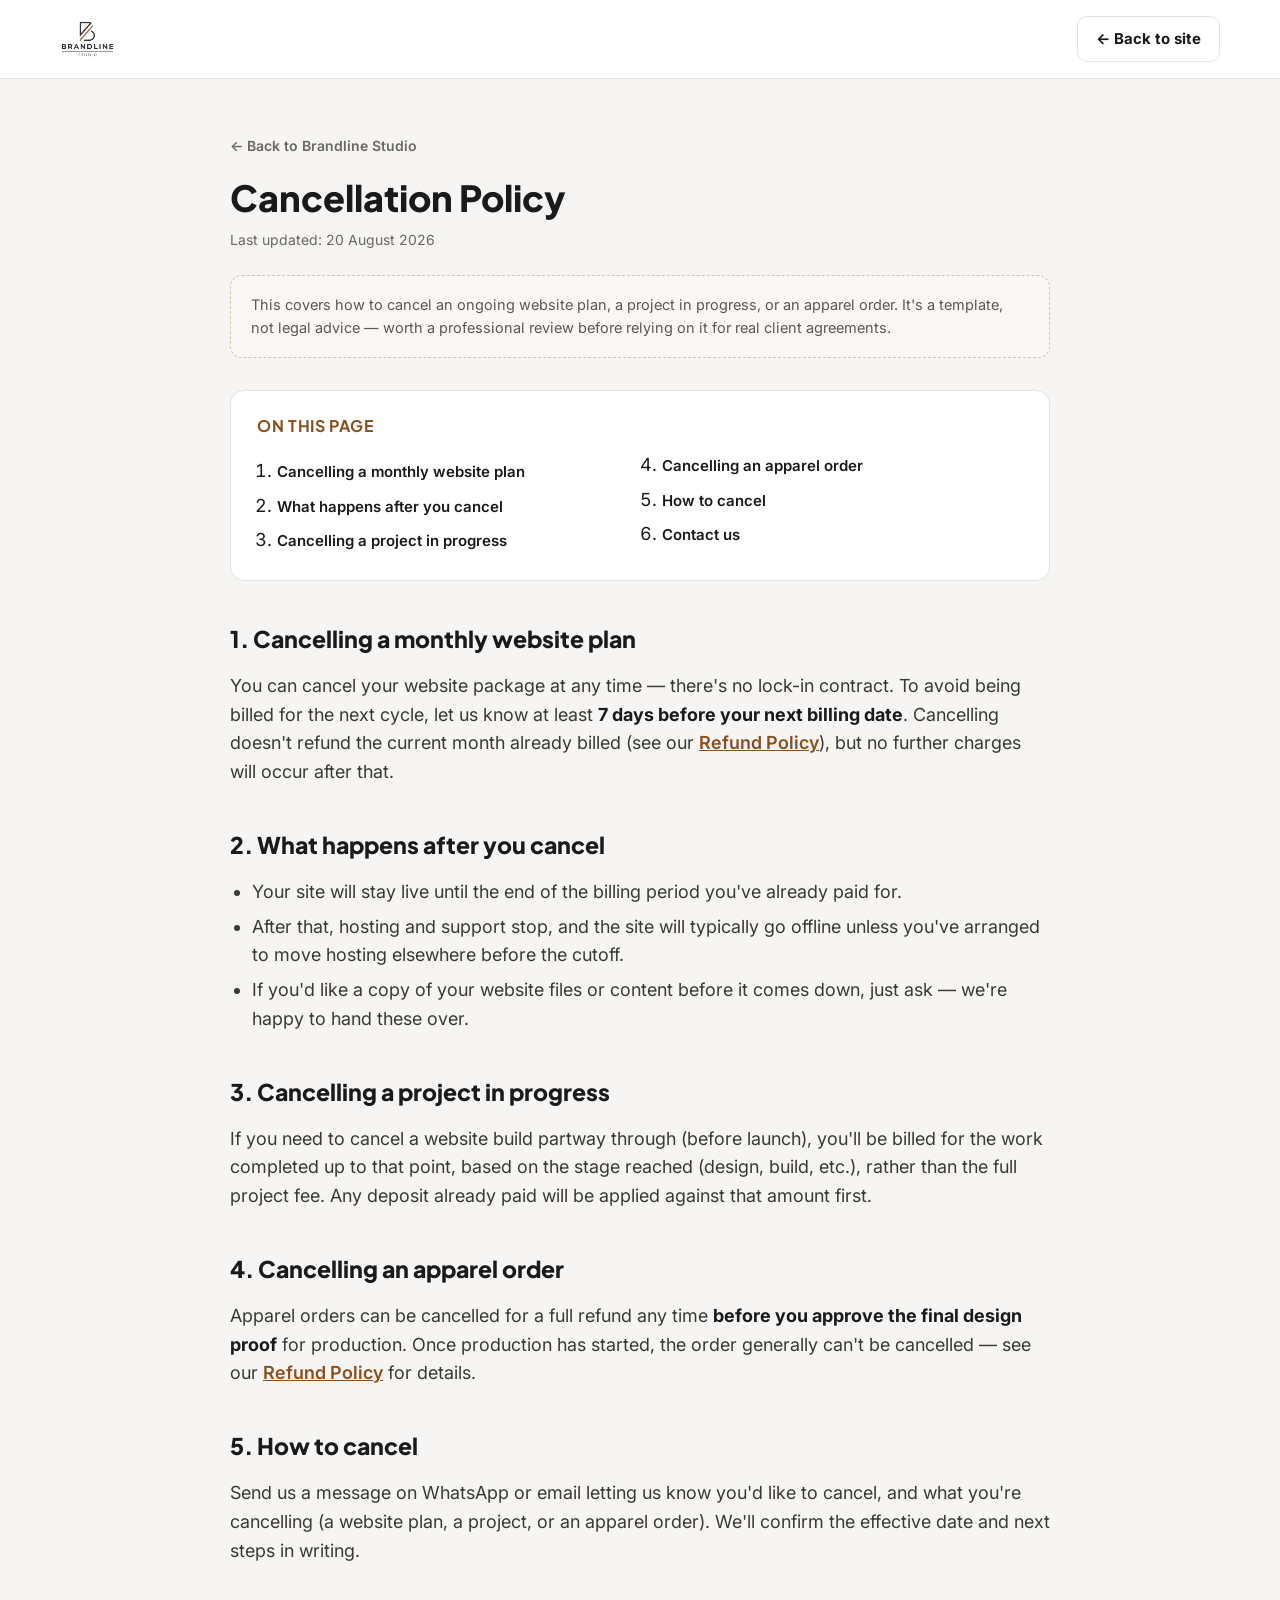
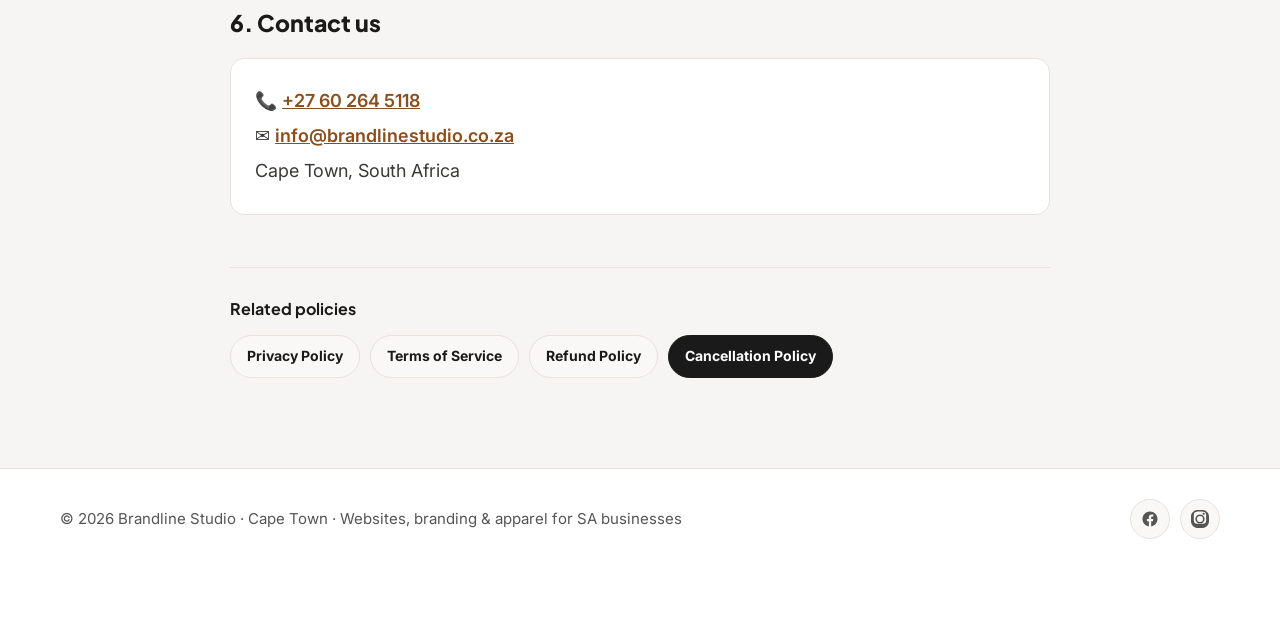
<file: policies/cancellation-policy.html>
<!DOCTYPE html><html lang="en"><head><meta charset="utf-8"/><meta name="viewport" content="width=device-width, initial-scale=1"/>
<title>Cancellation Policy — Brandline Studio</title>
<meta name="description" content="How to cancel a Brandline Studio website plan, project, or apparel order."/>
<meta name="color-scheme" content="light only"/>
<meta name="theme-color" content="#F6F5F3"/>
<meta name="robots" content="noindex"/>
<link rel="icon" type="image/png" sizes="32x32" href="../images/favicon-32.png"/>
<link rel="apple-touch-icon" href="../images/apple-touch-icon.png"/>
<link rel="preconnect" href="https://fonts.googleapis.com"/>
<link rel="preconnect" href="https://fonts.gstatic.com" crossorigin/>
<link href="https://fonts.googleapis.com/css2?family=Inter:wght@400;600;700&family=Plus+Jakarta+Sans:wght@400;600;800&display=swap" rel="stylesheet"/>
<link rel="stylesheet" href="../css/style.css"/>
<link rel="stylesheet" href="../css/policies.css"/>
</head>
<body>

<header><div class="container" style="display:flex;align-items:center;justify-content:space-between;padding:16px 24px">
  <a href="../index.html" class="logo" aria-label="Brandline Studio — home">
    <img class="logo-full" src="../images/logo-full.png" alt="Brandline Studio"/>
    <span class="logo-compact"><img src="../images/logo-mark.png" alt=""/><span>Brandline Studio</span></span>
  </a>
  <a href="../index.html" class="cta small ghost">← Back to site</a>
</div></header>

<main class="policy-shell">
<a class="policy-crumb" href="../index.html">← Back to Brandline Studio</a>

<h1>Cancellation Policy</h1>
<p class="policy-updated">Last updated: 20 August 2026</p>

<div class="policy-disclaimer">
This covers how to cancel an ongoing website plan, a project in progress, or an apparel order. It's a template, not legal advice — worth a professional review before relying on it for real client agreements.
</div>

<div class="policy-toc">
  <h2>On this page</h2>
  <ol>
    <li><a href="#monthly-plans">Cancelling a monthly website plan</a></li>
    <li><a href="#after-cancel">What happens after you cancel</a></li>
    <li><a href="#mid-project">Cancelling a project in progress</a></li>
    <li><a href="#apparel">Cancelling an apparel order</a></li>
    <li><a href="#how-to-cancel">How to cancel</a></li>
    <li><a href="#contact">Contact us</a></li>
  </ol>
</div>

<div class="policy-body">

<section id="monthly-plans">
<h2>1. Cancelling a monthly website plan</h2>
<p>You can cancel your website package at any time — there's no lock-in contract. To avoid being billed for the next cycle, let us know at least <strong>7 days before your next billing date</strong>. Cancelling doesn't refund the current month already billed (see our <a href="refund-policy.html">Refund Policy</a>), but no further charges will occur after that.</p>
</section>

<section id="after-cancel">
<h2>2. What happens after you cancel</h2>
<ul>
  <li>Your site will stay live until the end of the billing period you've already paid for.</li>
  <li>After that, hosting and support stop, and the site will typically go offline unless you've arranged to move hosting elsewhere before the cutoff.</li>
  <li>If you'd like a copy of your website files or content before it comes down, just ask — we're happy to hand these over.</li>
</ul>
</section>

<section id="mid-project">
<h2>3. Cancelling a project in progress</h2>
<p>If you need to cancel a website build partway through (before launch), you'll be billed for the work completed up to that point, based on the stage reached (design, build, etc.), rather than the full project fee. Any deposit already paid will be applied against that amount first.</p>
</section>

<section id="apparel">
<h2>4. Cancelling an apparel order</h2>
<p>Apparel orders can be cancelled for a full refund any time <strong>before you approve the final design proof</strong> for production. Once production has started, the order generally can't be cancelled — see our <a href="refund-policy.html">Refund Policy</a> for details.</p>
</section>

<section id="how-to-cancel">
<h2>5. How to cancel</h2>
<p>Send us a message on WhatsApp or email letting us know you'd like to cancel, and what you're cancelling (a website plan, a project, or an apparel order). We'll confirm the effective date and next steps in writing.</p>
</section>

<section id="contact">
<h2>6. Contact us</h2>
<div class="contact-callout">
  <p>📞 <a href="tel:+27602645118">+27 60 264 5118</a></p>
  <p>✉️ <a href="info@brandlinestudio.co.za">info@brandlinestudio.co.za</a></p>
  <p>Cape Town, South Africa</p>
</div>
</section>

</div>

<div class="policy-crosslinks">
  <h2>Related policies</h2>
  <div class="links">
    <a href="privacy-policy.html" class="">Privacy Policy</a>
    <a href="terms-of-service.html" class="">Terms of Service</a>
    <a href="refund-policy.html" class="">Refund Policy</a>
    <a href="cancellation-policy.html" class="current">Cancellation Policy</a>
  </div>
</div>
</main>

<footer class="footer"><div class="container" style="display:flex;flex-wrap:wrap;gap:12px;align-items:center;justify-content:space-between">
  <div>© <span id="y"></span> Brandline Studio · Cape Town · Websites, branding &amp; apparel for SA businesses</div>
  <div class="social-links">
    <a href="https://www.facebook.com/profile.php?id=61591918353035" target="_blank" rel="noopener" aria-label="Brandline Studio on Facebook" class="social-icon">
      <svg viewBox="0 0 24 24" aria-hidden="true"><path d="M22 12.06C22 6.5 17.52 2 12 2S2 6.5 2 12.06c0 5 3.66 9.15 8.44 9.94v-7.03H7.9v-2.91h2.54V9.85c0-2.5 1.49-3.89 3.77-3.89 1.09 0 2.24.2 2.24.2v2.46h-1.26c-1.24 0-1.63.77-1.63 1.56v1.88h2.78l-.44 2.91h-2.34V22c4.78-.79 8.44-4.94 8.44-9.94z"/></svg>
    </a>
    <a href="https://www.instagram.com/" target="_blank" rel="noopener" aria-label="Brandline Studio on Instagram" class="social-icon">
      <svg viewBox="0 0 24 24" aria-hidden="true"><path d="M12 2.16c2.67 0 2.99.01 4.04.06 2.71.12 3.98 1.42 4.1 4.1.05 1.05.06 1.37.06 4.03 0 2.67-.01 2.98-.06 4.03-.12 2.67-1.38 3.98-4.1 4.1-1.05.05-1.37.06-4.04.06-2.67 0-2.99-.01-4.04-.06-2.73-.12-3.98-1.44-4.1-4.1-.05-1.05-.06-1.37-.06-4.03 0-2.67.01-2.98.06-4.03.12-2.68 1.38-3.98 4.1-4.1 1.05-.05 1.37-.06 4.04-.06zM12 0C9.28 0 8.94.01 7.87.06 4.15.23.24 4.13.06 7.86.01 8.94 0 9.28 0 12s.01 3.06.06 4.14c.17 3.72 4.08 7.63 7.81 7.8C8.94 23.99 9.28 24 12 24s3.06-.01 4.14-.06c3.72-.17 7.64-4.08 7.8-7.8.06-1.08.06-1.42.06-4.14s0-3.06-.06-4.14c-.16-3.72-4.08-7.63-7.8-7.8C15.06.01 14.72 0 12 0zm0 5.84A6.16 6.16 0 1 0 12 18.16 6.16 6.16 0 0 0 12 5.84zM12 16a4 4 0 1 1 0-8 4 4 0 0 1 0 8zm6.41-10.85a1.44 1.44 0 1 1-2.88 0 1.44 1.44 0 0 1 2.88 0z"/></svg>
    </a>
  </div>
</div></footer>
<script>document.getElementById('y').textContent=(new Date()).getFullYear();</script>
</body></html>
</file>
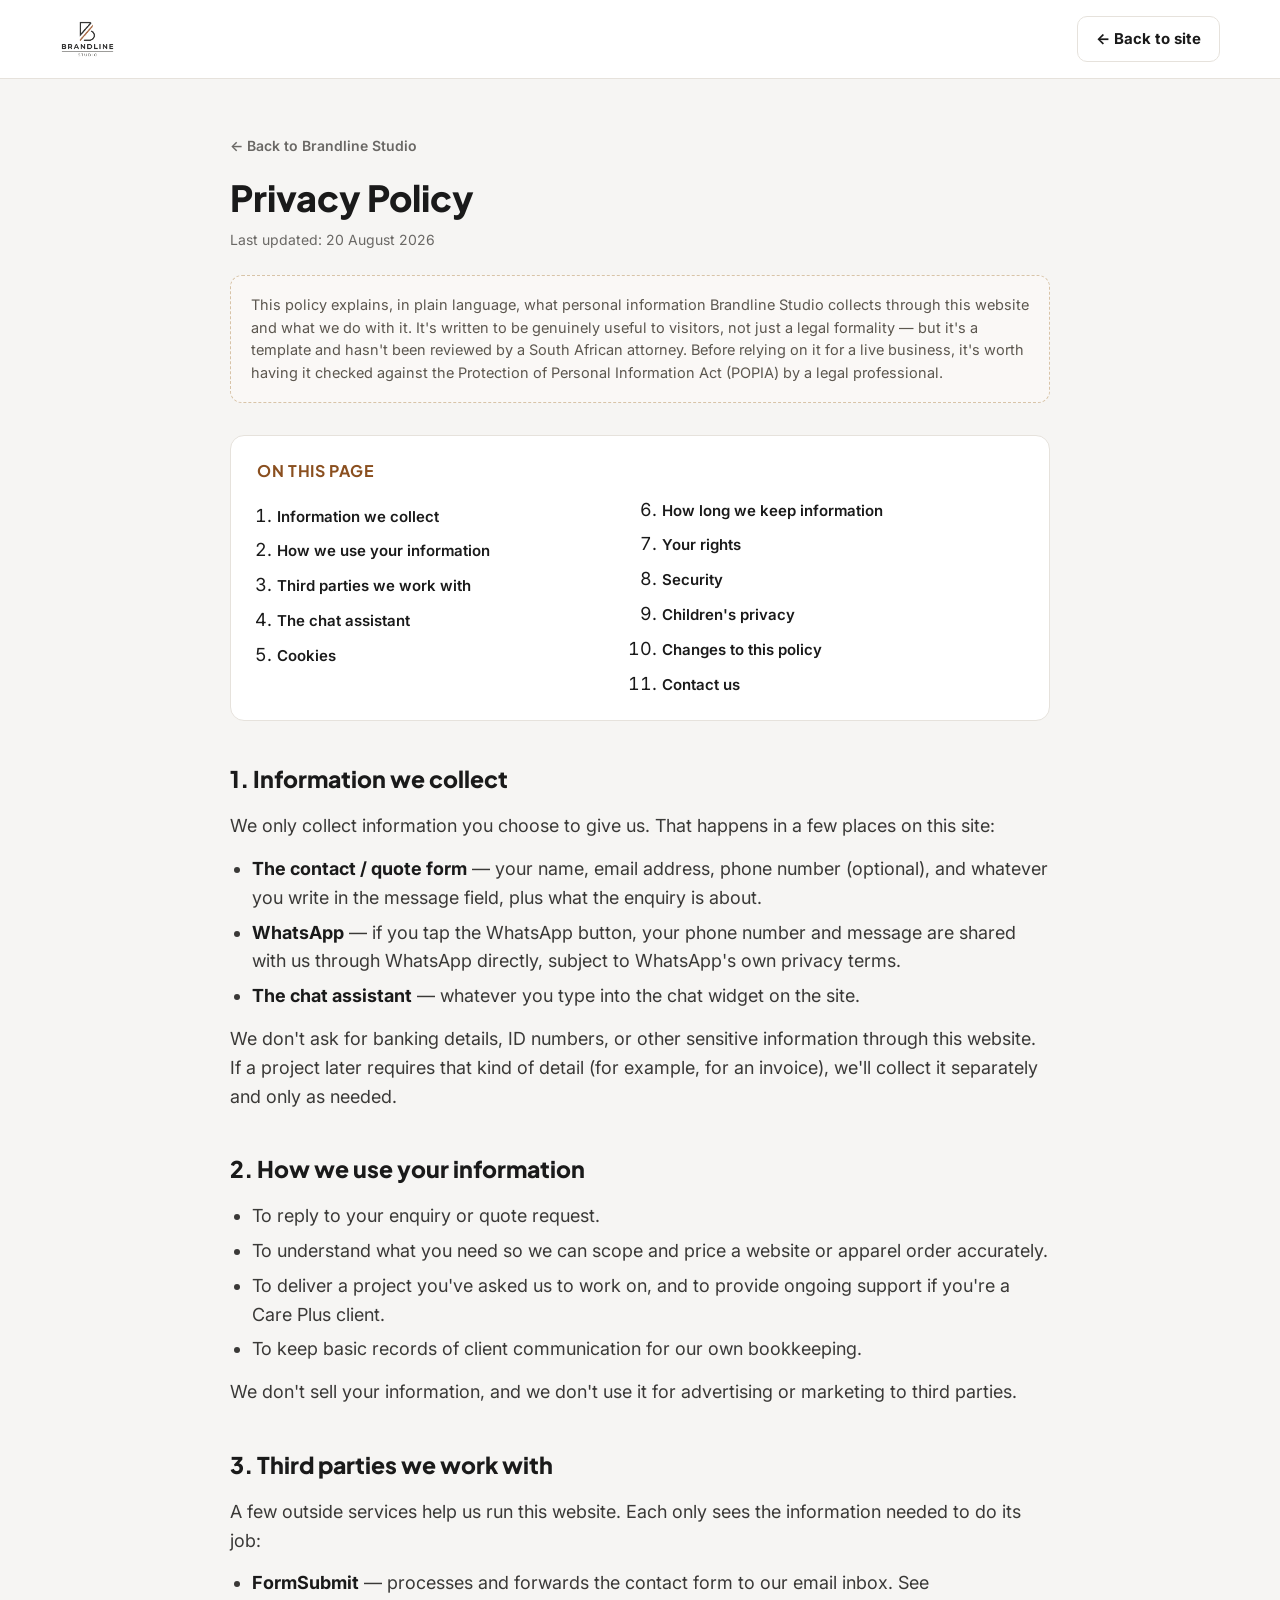
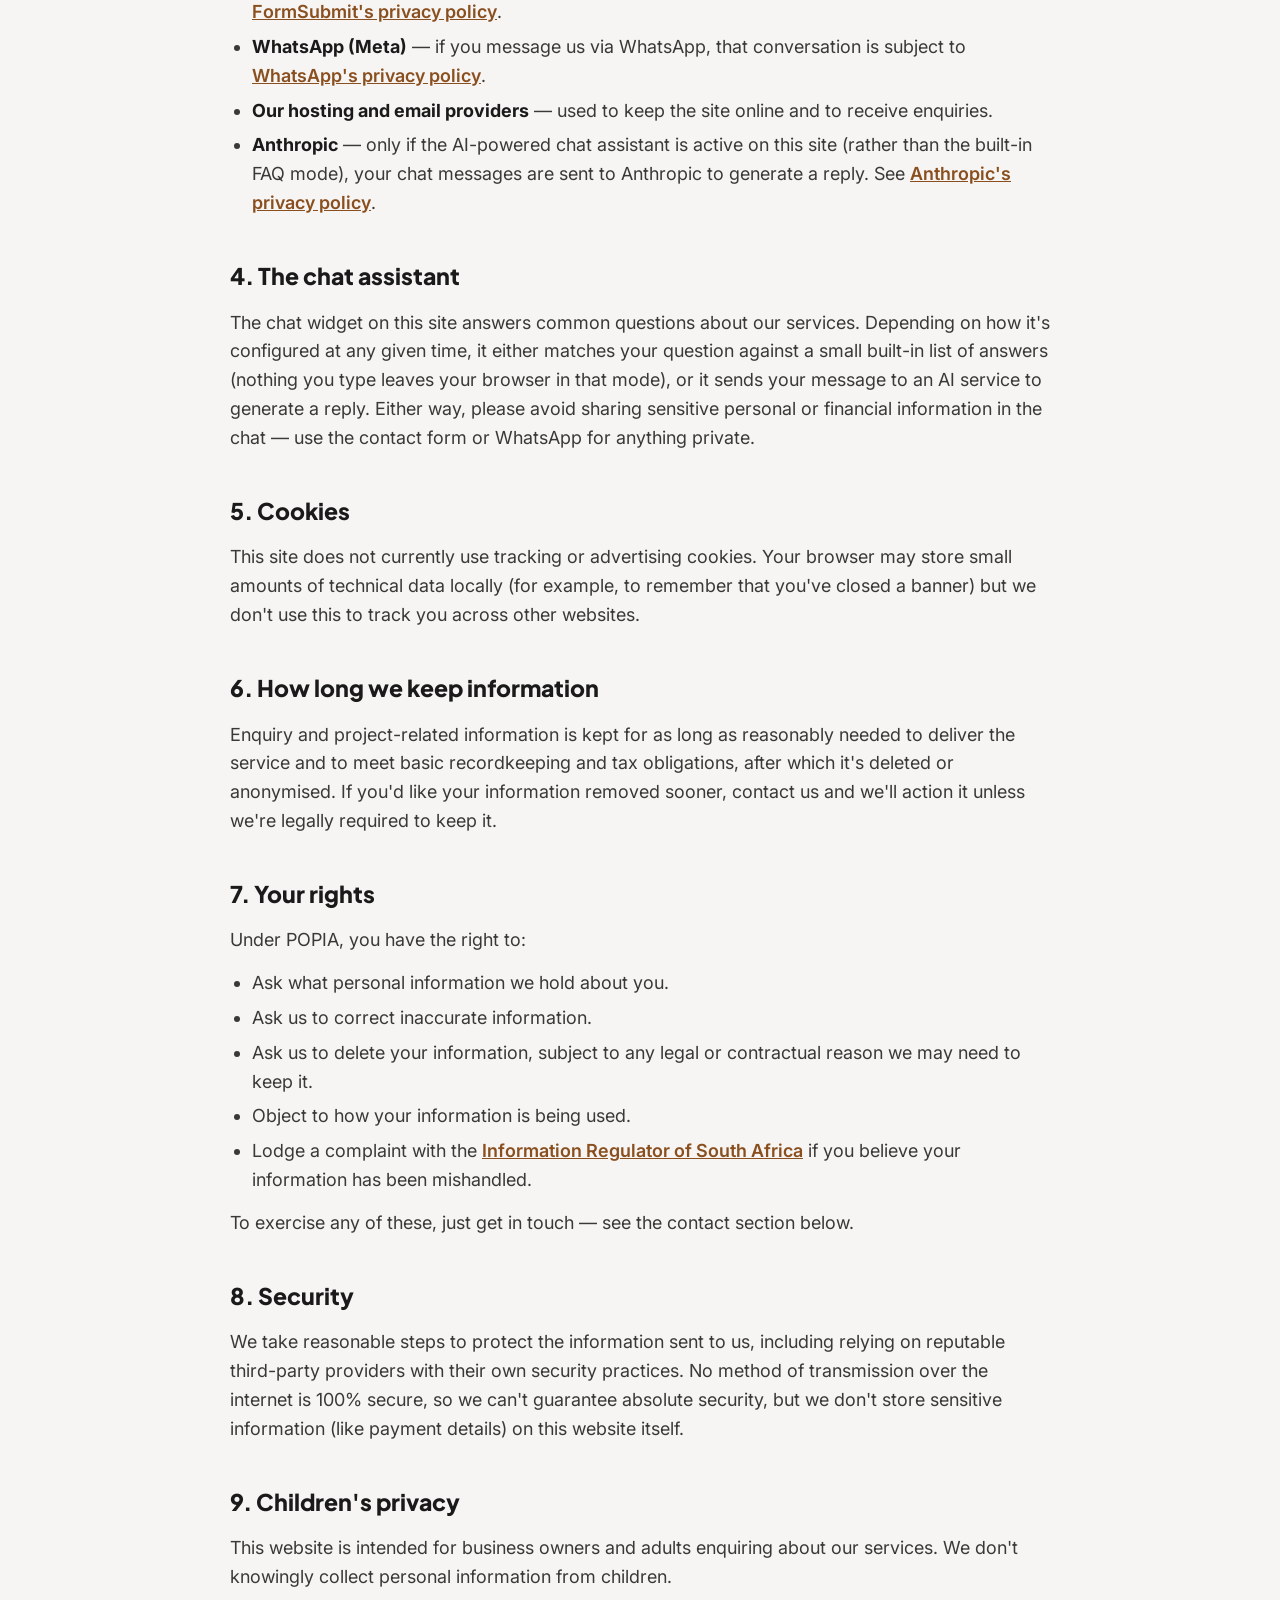
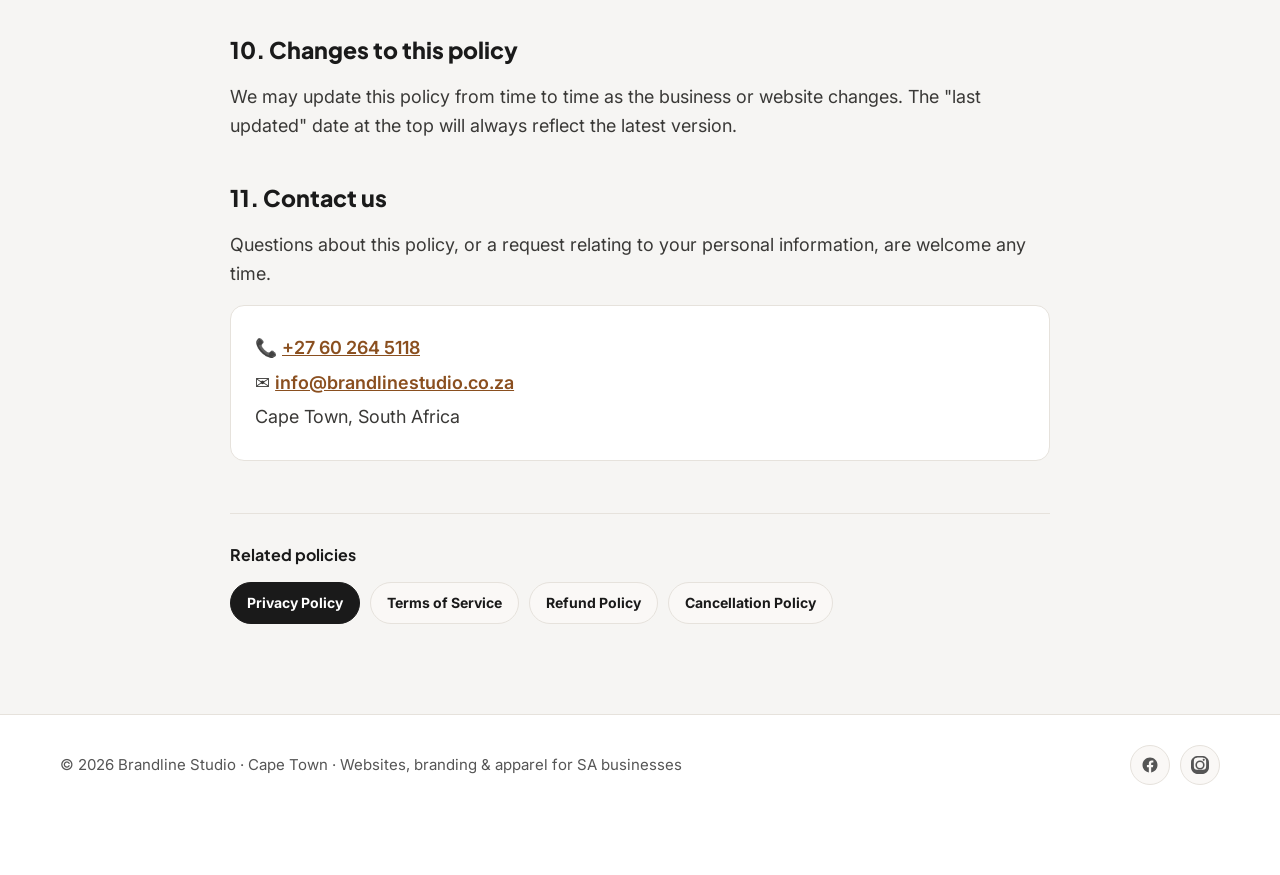
<file: policies/privacy-policy.html>
<!DOCTYPE html><html lang="en"><head><meta charset="utf-8"/><meta name="viewport" content="width=device-width, initial-scale=1"/>
<title>Privacy Policy — Brandline Studio</title>
<meta name="description" content="How Brandline Studio collects, uses and protects your information."/>
<meta name="color-scheme" content="light only"/>
<meta name="theme-color" content="#F6F5F3"/>
<meta name="robots" content="noindex"/>
<link rel="icon" type="image/png" sizes="32x32" href="../images/favicon-32.png"/>
<link rel="apple-touch-icon" href="../images/apple-touch-icon.png"/>
<link rel="preconnect" href="https://fonts.googleapis.com"/>
<link rel="preconnect" href="https://fonts.gstatic.com" crossorigin/>
<link href="https://fonts.googleapis.com/css2?family=Inter:wght@400;600;700&family=Plus+Jakarta+Sans:wght@400;600;800&display=swap" rel="stylesheet"/>
<link rel="stylesheet" href="../css/style.css"/>
<link rel="stylesheet" href="../css/policies.css"/>
</head>
<body>

<header><div class="container" style="display:flex;align-items:center;justify-content:space-between;padding:16px 24px">
  <a href="../index.html" class="logo" aria-label="Brandline Studio — home">
    <img class="logo-full" src="../images/logo-full.png" alt="Brandline Studio"/>
    <span class="logo-compact"><img src="../images/logo-mark.png" alt=""/><span>Brandline Studio</span></span>
  </a>
  <a href="../index.html" class="cta small ghost">← Back to site</a>
</div></header>

<main class="policy-shell">
<a class="policy-crumb" href="../index.html">← Back to Brandline Studio</a>

<h1>Privacy Policy</h1>
<p class="policy-updated">Last updated: 20 August 2026</p>

<div class="policy-disclaimer">
This policy explains, in plain language, what personal information Brandline Studio collects through this website and what we do with it. It's written to be genuinely useful to visitors, not just a legal formality — but it's a template and hasn't been reviewed by a South African attorney. Before relying on it for a live business, it's worth having it checked against the Protection of Personal Information Act (POPIA) by a legal professional.
</div>

<div class="policy-toc">
  <h2>On this page</h2>
  <ol>
    <li><a href="#info-we-collect">Information we collect</a></li>
    <li><a href="#how-we-use">How we use your information</a></li>
    <li><a href="#third-parties">Third parties we work with</a></li>
    <li><a href="#chatbot">The chat assistant</a></li>
    <li><a href="#cookies">Cookies</a></li>
    <li><a href="#retention">How long we keep information</a></li>
    <li><a href="#your-rights">Your rights</a></li>
    <li><a href="#security">Security</a></li>
    <li><a href="#children">Children's privacy</a></li>
    <li><a href="#changes">Changes to this policy</a></li>
    <li><a href="#contact">Contact us</a></li>
  </ol>
</div>

<div class="policy-body">

<section id="info-we-collect">
<h2>1. Information we collect</h2>
<p>We only collect information you choose to give us. That happens in a few places on this site:</p>
<ul>
  <li><strong>The contact / quote form</strong> — your name, email address, phone number (optional), and whatever you write in the message field, plus what the enquiry is about.</li>
  <li><strong>WhatsApp</strong> — if you tap the WhatsApp button, your phone number and message are shared with us through WhatsApp directly, subject to WhatsApp's own privacy terms.</li>
  <li><strong>The chat assistant</strong> — whatever you type into the chat widget on the site.</li>
</ul>
<p>We don't ask for banking details, ID numbers, or other sensitive information through this website. If a project later requires that kind of detail (for example, for an invoice), we'll collect it separately and only as needed.</p>
</section>

<section id="how-we-use">
<h2>2. How we use your information</h2>
<ul>
  <li>To reply to your enquiry or quote request.</li>
  <li>To understand what you need so we can scope and price a website or apparel order accurately.</li>
  <li>To deliver a project you've asked us to work on, and to provide ongoing support if you're a Care Plus client.</li>
  <li>To keep basic records of client communication for our own bookkeeping.</li>
</ul>
<p>We don't sell your information, and we don't use it for advertising or marketing to third parties.</p>
</section>

<section id="third-parties">
<h2>3. Third parties we work with</h2>
<p>A few outside services help us run this website. Each only sees the information needed to do its job:</p>
<ul>
  <li><strong>FormSubmit</strong> — processes and forwards the contact form to our email inbox. See <a href="https://formsubmit.co/privacy-policy" target="_blank" rel="noopener">FormSubmit's privacy policy</a>.</li>
  <li><strong>WhatsApp (Meta)</strong> — if you message us via WhatsApp, that conversation is subject to <a href="https://www.whatsapp.com/legal/privacy-policy" target="_blank" rel="noopener">WhatsApp's privacy policy</a>.</li>
  <li><strong>Our hosting and email providers</strong> — used to keep the site online and to receive enquiries.</li>
  <li><strong>Anthropic</strong> — only if the AI-powered chat assistant is active on this site (rather than the built-in FAQ mode), your chat messages are sent to Anthropic to generate a reply. See <a href="https://www.anthropic.com/legal/privacy" target="_blank" rel="noopener">Anthropic's privacy policy</a>.</li>
</ul>
</section>

<section id="chatbot">
<h2>4. The chat assistant</h2>
<p>The chat widget on this site answers common questions about our services. Depending on how it's configured at any given time, it either matches your question against a small built-in list of answers (nothing you type leaves your browser in that mode), or it sends your message to an AI service to generate a reply. Either way, please avoid sharing sensitive personal or financial information in the chat — use the contact form or WhatsApp for anything private.</p>
</section>

<section id="cookies">
<h2>5. Cookies</h2>
<p>This site does not currently use tracking or advertising cookies. Your browser may store small amounts of technical data locally (for example, to remember that you've closed a banner) but we don't use this to track you across other websites.</p>
</section>

<section id="retention">
<h2>6. How long we keep information</h2>
<p>Enquiry and project-related information is kept for as long as reasonably needed to deliver the service and to meet basic recordkeeping and tax obligations, after which it's deleted or anonymised. If you'd like your information removed sooner, contact us and we'll action it unless we're legally required to keep it.</p>
</section>

<section id="your-rights">
<h2>7. Your rights</h2>
<p>Under POPIA, you have the right to:</p>
<ul>
  <li>Ask what personal information we hold about you.</li>
  <li>Ask us to correct inaccurate information.</li>
  <li>Ask us to delete your information, subject to any legal or contractual reason we may need to keep it.</li>
  <li>Object to how your information is being used.</li>
  <li>Lodge a complaint with the <a href="https://inforegulator.org.za/" target="_blank" rel="noopener">Information Regulator of South Africa</a> if you believe your information has been mishandled.</li>
</ul>
<p>To exercise any of these, just get in touch — see the contact section below.</p>
</section>

<section id="security">
<h2>8. Security</h2>
<p>We take reasonable steps to protect the information sent to us, including relying on reputable third-party providers with their own security practices. No method of transmission over the internet is 100% secure, so we can't guarantee absolute security, but we don't store sensitive information (like payment details) on this website itself.</p>
</section>

<section id="children">
<h2>9. Children's privacy</h2>
<p>This website is intended for business owners and adults enquiring about our services. We don't knowingly collect personal information from children.</p>
</section>

<section id="changes">
<h2>10. Changes to this policy</h2>
<p>We may update this policy from time to time as the business or website changes. The "last updated" date at the top will always reflect the latest version.</p>
</section>

<section id="contact">
<h2>11. Contact us</h2>
<p>Questions about this policy, or a request relating to your personal information, are welcome any time.</p>
<div class="contact-callout">
  <p>📞 <a href="tel:+27602645118">+27 60 264 5118</a></p>
  <p>✉️ <a href="mailto:info@brandlinestudio.co.za">info@brandlinestudio.co.za</a></p>
  <p>Cape Town, South Africa</p>
</div>
</section>

</div>

<div class="policy-crosslinks">
  <h2>Related policies</h2>
  <div class="links">
    <a href="privacy-policy.html" class="current">Privacy Policy</a>
    <a href="terms-of-service.html" class="">Terms of Service</a>
    <a href="refund-policy.html" class="">Refund Policy</a>
    <a href="cancellation-policy.html" class="">Cancellation Policy</a>
  </div>
</div>
</main>

<footer class="footer"><div class="container" style="display:flex;flex-wrap:wrap;gap:12px;align-items:center;justify-content:space-between">
  <div>© <span id="y"></span> Brandline Studio · Cape Town · Websites, branding &amp; apparel for SA businesses</div>
  <div class="social-links">
    <a href="https://www.facebook.com/profile.php?id=61591918353035" target="_blank" rel="noopener" aria-label="Brandline Studio on Facebook" class="social-icon">
      <svg viewBox="0 0 24 24" aria-hidden="true"><path d="M22 12.06C22 6.5 17.52 2 12 2S2 6.5 2 12.06c0 5 3.66 9.15 8.44 9.94v-7.03H7.9v-2.91h2.54V9.85c0-2.5 1.49-3.89 3.77-3.89 1.09 0 2.24.2 2.24.2v2.46h-1.26c-1.24 0-1.63.77-1.63 1.56v1.88h2.78l-.44 2.91h-2.34V22c4.78-.79 8.44-4.94 8.44-9.94z"/></svg>
    </a>
    <a href="https://www.instagram.com/" target="_blank" rel="noopener" aria-label="Brandline Studio on Instagram" class="social-icon">
      <svg viewBox="0 0 24 24" aria-hidden="true"><path d="M12 2.16c2.67 0 2.99.01 4.04.06 2.71.12 3.98 1.42 4.1 4.1.05 1.05.06 1.37.06 4.03 0 2.67-.01 2.98-.06 4.03-.12 2.67-1.38 3.98-4.1 4.1-1.05.05-1.37.06-4.04.06-2.67 0-2.99-.01-4.04-.06-2.73-.12-3.98-1.44-4.1-4.1-.05-1.05-.06-1.37-.06-4.03 0-2.67.01-2.98.06-4.03.12-2.68 1.38-3.98 4.1-4.1 1.05-.05 1.37-.06 4.04-.06zM12 0C9.28 0 8.94.01 7.87.06 4.15.23.24 4.13.06 7.86.01 8.94 0 9.28 0 12s.01 3.06.06 4.14c.17 3.72 4.08 7.63 7.81 7.8C8.94 23.99 9.28 24 12 24s3.06-.01 4.14-.06c3.72-.17 7.64-4.08 7.8-7.8.06-1.08.06-1.42.06-4.14s0-3.06-.06-4.14c-.16-3.72-4.08-7.63-7.8-7.8C15.06.01 14.72 0 12 0zm0 5.84A6.16 6.16 0 1 0 12 18.16 6.16 6.16 0 0 0 12 5.84zM12 16a4 4 0 1 1 0-8 4 4 0 0 1 0 8zm6.41-10.85a1.44 1.44 0 1 1-2.88 0 1.44 1.44 0 0 1 2.88 0z"/></svg>
    </a>
  </div>
</div></footer>
<script>document.getElementById('y').textContent=(new Date()).getFullYear();</script>
</body></html>
</file>
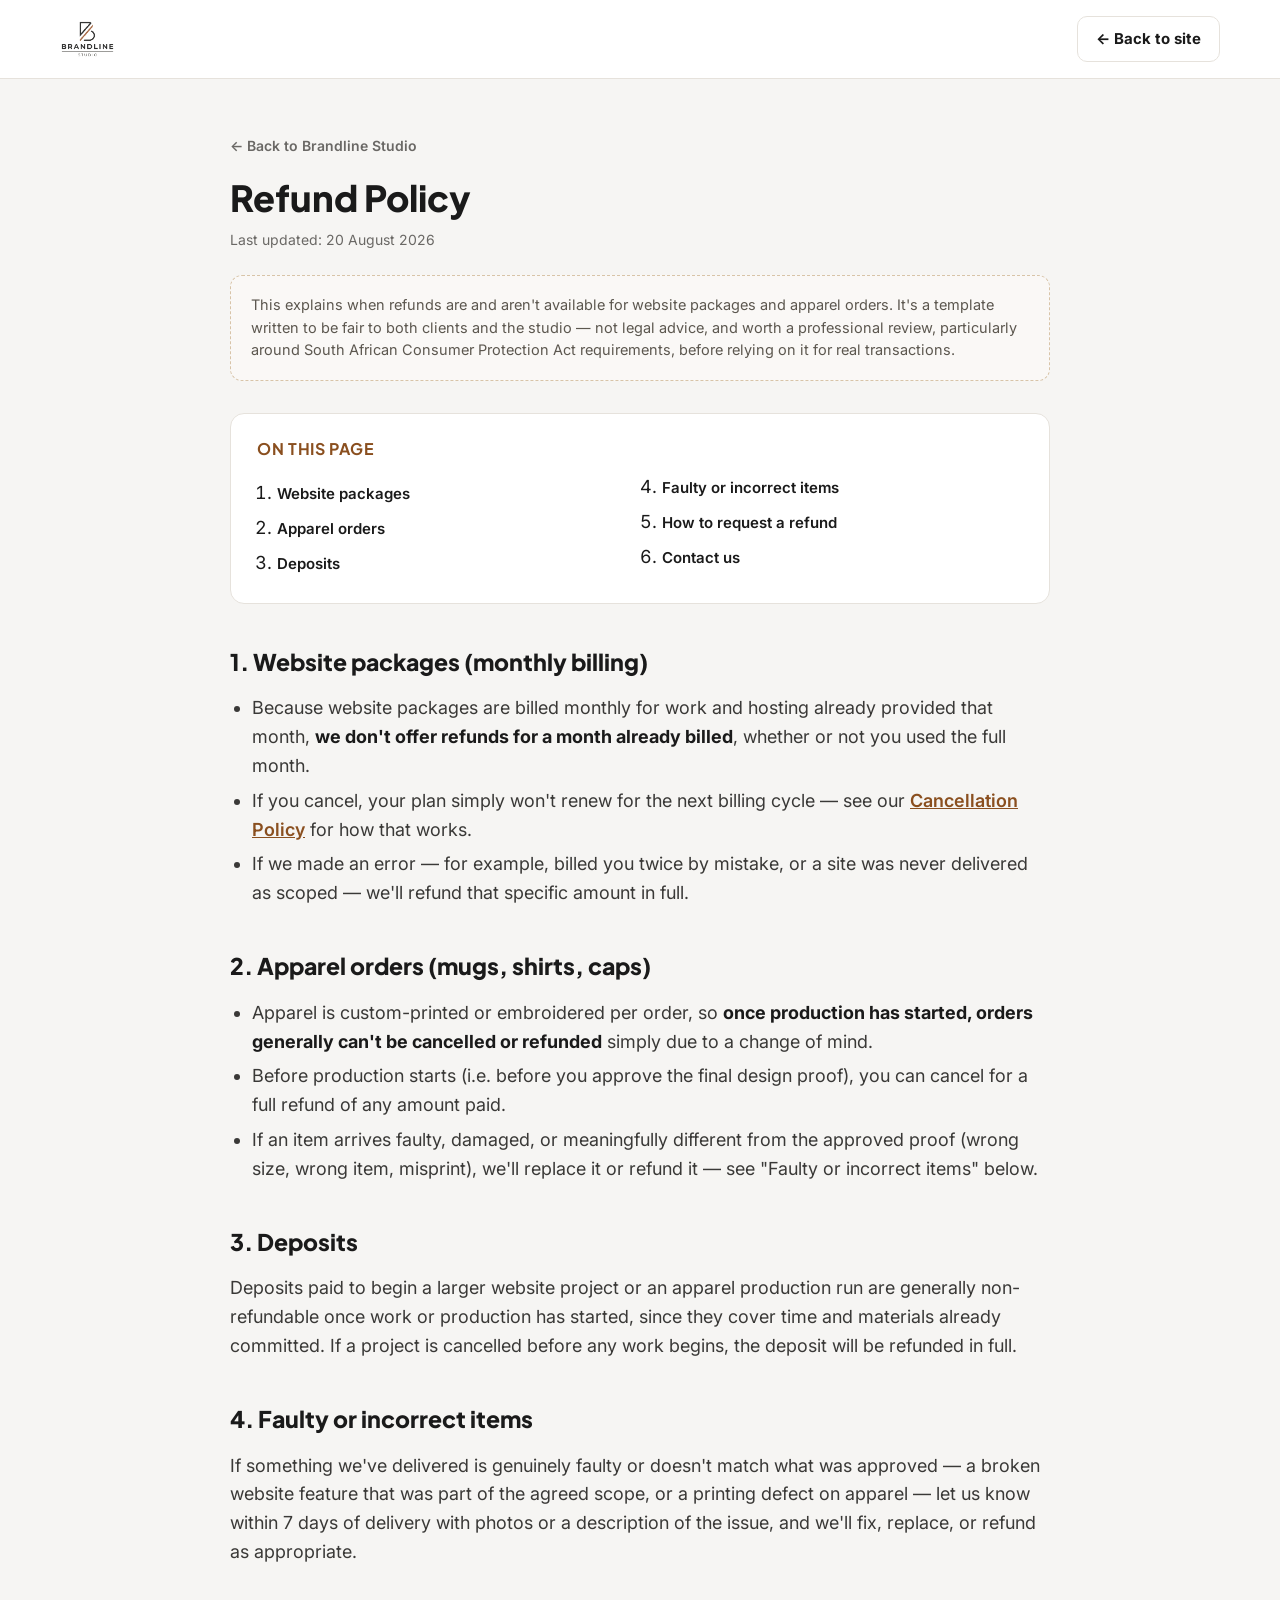
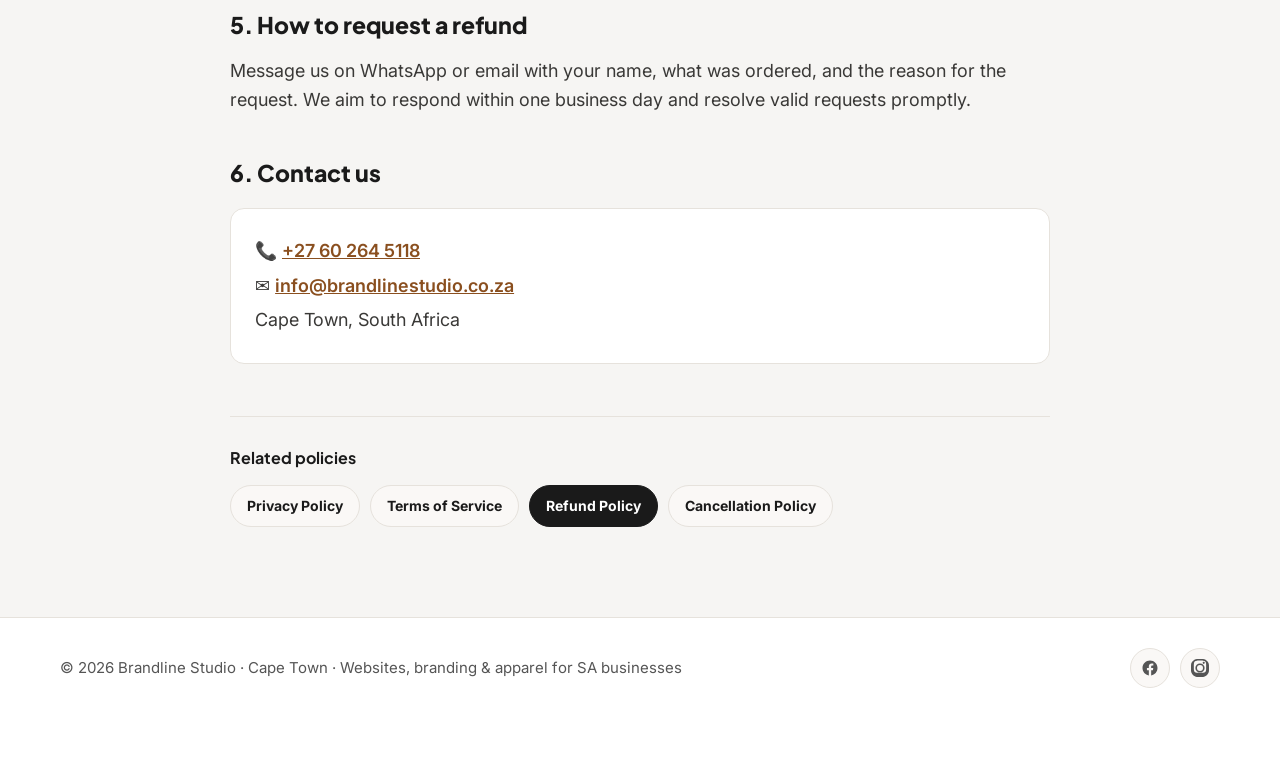
<file: policies/refund-policy.html>
<!DOCTYPE html><html lang="en"><head><meta charset="utf-8"/><meta name="viewport" content="width=device-width, initial-scale=1"/>
<title>Refund Policy — Brandline Studio</title>
<meta name="description" content="When refunds are available for Brandline Studio's website packages and apparel orders."/>
<meta name="color-scheme" content="light only"/>
<meta name="theme-color" content="#F6F5F3"/>
<meta name="robots" content="noindex"/>
<link rel="icon" type="image/png" sizes="32x32" href="../images/favicon-32.png"/>
<link rel="apple-touch-icon" href="../images/apple-touch-icon.png"/>
<link rel="preconnect" href="https://fonts.googleapis.com"/>
<link rel="preconnect" href="https://fonts.gstatic.com" crossorigin/>
<link href="https://fonts.googleapis.com/css2?family=Inter:wght@400;600;700&family=Plus+Jakarta+Sans:wght@400;600;800&display=swap" rel="stylesheet"/>
<link rel="stylesheet" href="../css/style.css"/>
<link rel="stylesheet" href="../css/policies.css"/>
</head>
<body>

<header><div class="container" style="display:flex;align-items:center;justify-content:space-between;padding:16px 24px">
  <a href="../index.html" class="logo" aria-label="Brandline Studio — home">
    <img class="logo-full" src="../images/logo-full.png" alt="Brandline Studio"/>
    <span class="logo-compact"><img src="../images/logo-mark.png" alt=""/><span>Brandline Studio</span></span>
  </a>
  <a href="../index.html" class="cta small ghost">← Back to site</a>
</div></header>

<main class="policy-shell">
<a class="policy-crumb" href="../index.html">← Back to Brandline Studio</a>

<h1>Refund Policy</h1>
<p class="policy-updated">Last updated: 20 August 2026</p>

<div class="policy-disclaimer">
This explains when refunds are and aren't available for website packages and apparel orders. It's a template written to be fair to both clients and the studio — not legal advice, and worth a professional review, particularly around South African Consumer Protection Act requirements, before relying on it for real transactions.
</div>

<div class="policy-toc">
  <h2>On this page</h2>
  <ol>
    <li><a href="#websites">Website packages</a></li>
    <li><a href="#apparel">Apparel orders</a></li>
    <li><a href="#deposits">Deposits</a></li>
    <li><a href="#defects">Faulty or incorrect items</a></li>
    <li><a href="#how-to-request">How to request a refund</a></li>
    <li><a href="#contact">Contact us</a></li>
  </ol>
</div>

<div class="policy-body">

<section id="websites">
<h2>1. Website packages (monthly billing)</h2>
<ul>
  <li>Because website packages are billed monthly for work and hosting already provided that month, <strong>we don't offer refunds for a month already billed</strong>, whether or not you used the full month.</li>
  <li>If you cancel, your plan simply won't renew for the next billing cycle — see our <a href="cancellation-policy.html">Cancellation Policy</a> for how that works.</li>
  <li>If we made an error — for example, billed you twice by mistake, or a site was never delivered as scoped — we'll refund that specific amount in full.</li>
</ul>
</section>

<section id="apparel">
<h2>2. Apparel orders (mugs, shirts, caps)</h2>
<ul>
  <li>Apparel is custom-printed or embroidered per order, so <strong>once production has started, orders generally can't be cancelled or refunded</strong> simply due to a change of mind.</li>
  <li>Before production starts (i.e. before you approve the final design proof), you can cancel for a full refund of any amount paid.</li>
  <li>If an item arrives faulty, damaged, or meaningfully different from the approved proof (wrong size, wrong item, misprint), we'll replace it or refund it — see "Faulty or incorrect items" below.</li>
</ul>
</section>

<section id="deposits">
<h2>3. Deposits</h2>
<p>Deposits paid to begin a larger website project or an apparel production run are generally non-refundable once work or production has started, since they cover time and materials already committed. If a project is cancelled before any work begins, the deposit will be refunded in full.</p>
</section>

<section id="defects">
<h2>4. Faulty or incorrect items</h2>
<p>If something we've delivered is genuinely faulty or doesn't match what was approved — a broken website feature that was part of the agreed scope, or a printing defect on apparel — let us know within 7 days of delivery with photos or a description of the issue, and we'll fix, replace, or refund as appropriate.</p>
</section>

<section id="how-to-request">
<h2>5. How to request a refund</h2>
<p>Message us on WhatsApp or email with your name, what was ordered, and the reason for the request. We aim to respond within one business day and resolve valid requests promptly.</p>
</section>

<section id="contact">
<h2>6. Contact us</h2>
<div class="contact-callout">
  <p>📞 <a href="tel:+27602645118">+27 60 264 5118</a></p>
  <p>✉️ <a href="info@brandlinestudio.co.za">info@brandlinestudio.co.za</a></p>
  <p>Cape Town, South Africa</p>
</div>
</section>

</div>

<div class="policy-crosslinks">
  <h2>Related policies</h2>
  <div class="links">
    <a href="privacy-policy.html" class="">Privacy Policy</a>
    <a href="terms-of-service.html" class="">Terms of Service</a>
    <a href="refund-policy.html" class="current">Refund Policy</a>
    <a href="cancellation-policy.html" class="">Cancellation Policy</a>
  </div>
</div>
</main>

<footer class="footer"><div class="container" style="display:flex;flex-wrap:wrap;gap:12px;align-items:center;justify-content:space-between">
  <div>© <span id="y"></span> Brandline Studio · Cape Town · Websites, branding &amp; apparel for SA businesses</div>
  <div class="social-links">
    <a href="https://www.facebook.com/profile.php?id=61591918353035" target="_blank" rel="noopener" aria-label="Brandline Studio on Facebook" class="social-icon">
      <svg viewBox="0 0 24 24" aria-hidden="true"><path d="M22 12.06C22 6.5 17.52 2 12 2S2 6.5 2 12.06c0 5 3.66 9.15 8.44 9.94v-7.03H7.9v-2.91h2.54V9.85c0-2.5 1.49-3.89 3.77-3.89 1.09 0 2.24.2 2.24.2v2.46h-1.26c-1.24 0-1.63.77-1.63 1.56v1.88h2.78l-.44 2.91h-2.34V22c4.78-.79 8.44-4.94 8.44-9.94z"/></svg>
    </a>
    <a href="https://www.instagram.com/" target="_blank" rel="noopener" aria-label="Brandline Studio on Instagram" class="social-icon">
      <svg viewBox="0 0 24 24" aria-hidden="true"><path d="M12 2.16c2.67 0 2.99.01 4.04.06 2.71.12 3.98 1.42 4.1 4.1.05 1.05.06 1.37.06 4.03 0 2.67-.01 2.98-.06 4.03-.12 2.67-1.38 3.98-4.1 4.1-1.05.05-1.37.06-4.04.06-2.67 0-2.99-.01-4.04-.06-2.73-.12-3.98-1.44-4.1-4.1-.05-1.05-.06-1.37-.06-4.03 0-2.67.01-2.98.06-4.03.12-2.68 1.38-3.98 4.1-4.1 1.05-.05 1.37-.06 4.04-.06zM12 0C9.28 0 8.94.01 7.87.06 4.15.23.24 4.13.06 7.86.01 8.94 0 9.28 0 12s.01 3.06.06 4.14c.17 3.72 4.08 7.63 7.81 7.8C8.94 23.99 9.28 24 12 24s3.06-.01 4.14-.06c3.72-.17 7.64-4.08 7.8-7.8.06-1.08.06-1.42.06-4.14s0-3.06-.06-4.14c-.16-3.72-4.08-7.63-7.8-7.8C15.06.01 14.72 0 12 0zm0 5.84A6.16 6.16 0 1 0 12 18.16 6.16 6.16 0 0 0 12 5.84zM12 16a4 4 0 1 1 0-8 4 4 0 0 1 0 8zm6.41-10.85a1.44 1.44 0 1 1-2.88 0 1.44 1.44 0 0 1 2.88 0z"/></svg>
    </a>
  </div>
</div></footer>
<script>document.getElementById('y').textContent=(new Date()).getFullYear();</script>
</body></html>
</file>
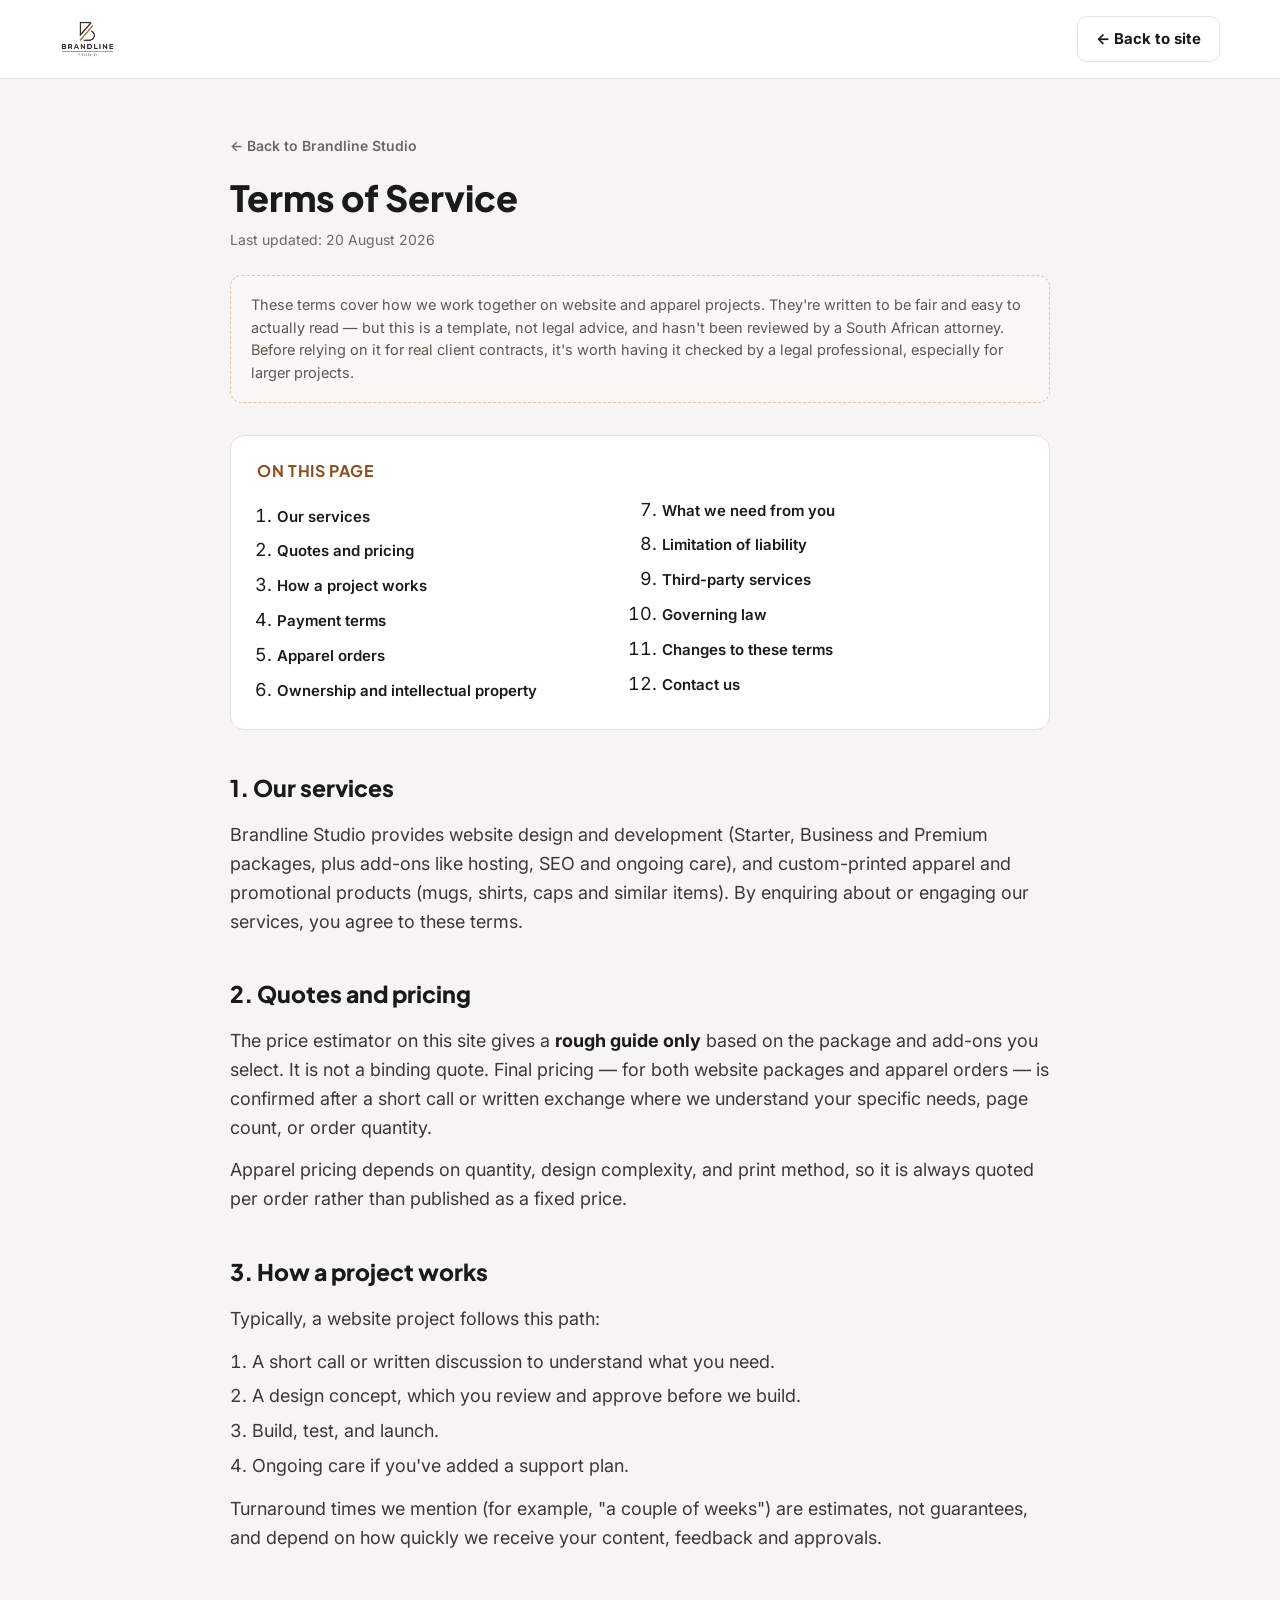
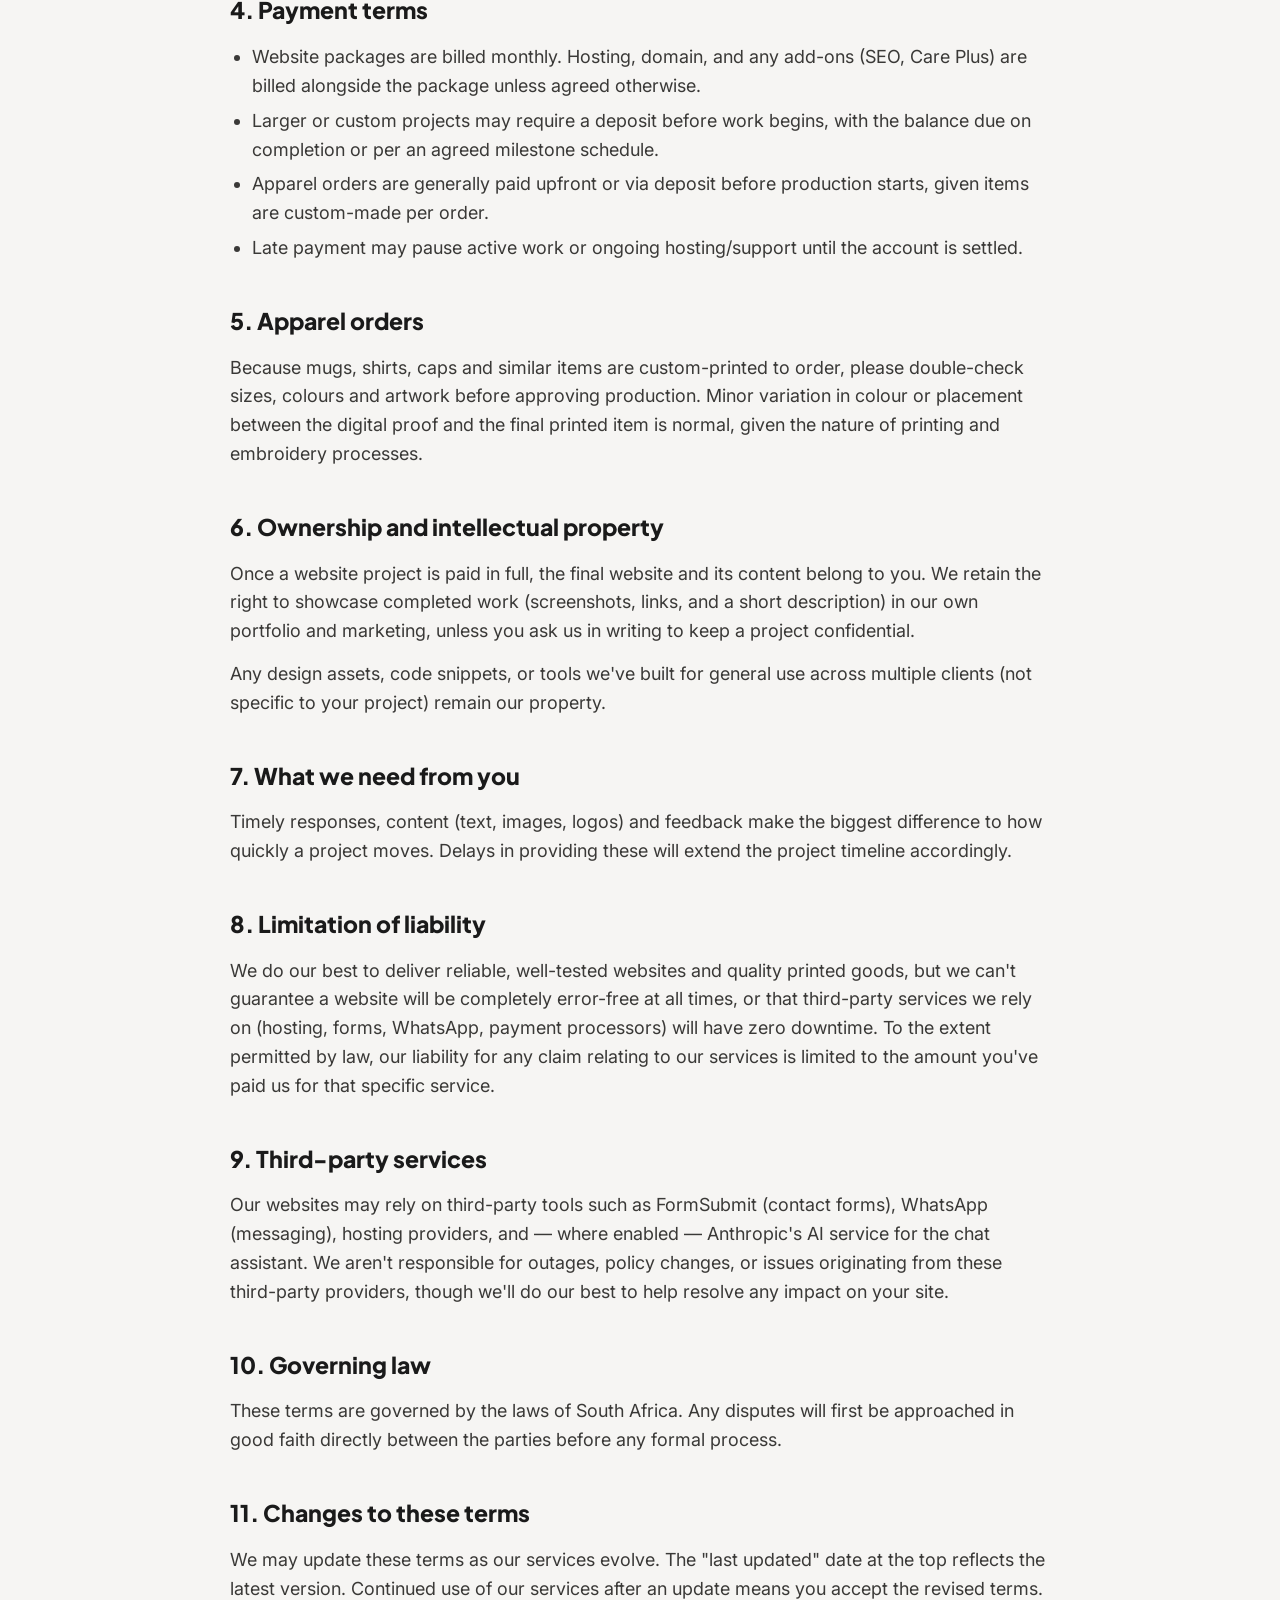
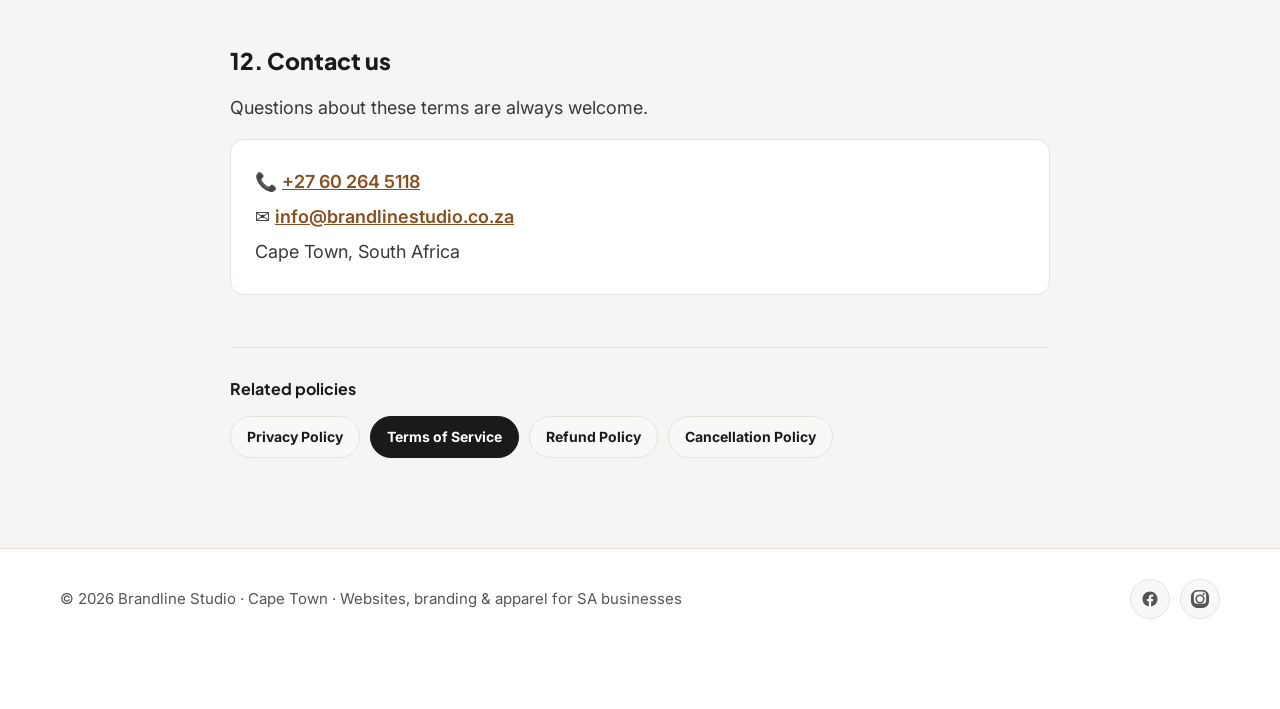
<file: policies/terms-of-service.html>
<!DOCTYPE html><html lang="en"><head><meta charset="utf-8"/><meta name="viewport" content="width=device-width, initial-scale=1"/>
<title>Terms of Service — Brandline Studio</title>
<meta name="description" content="The terms that apply when you use Brandline Studio's website and apparel services."/>
<meta name="color-scheme" content="light only"/>
<meta name="theme-color" content="#F6F5F3"/>
<meta name="robots" content="noindex"/>
<link rel="icon" type="image/png" sizes="32x32" href="../images/favicon-32.png"/>
<link rel="apple-touch-icon" href="../images/apple-touch-icon.png"/>
<link rel="preconnect" href="https://fonts.googleapis.com"/>
<link rel="preconnect" href="https://fonts.gstatic.com" crossorigin/>
<link href="https://fonts.googleapis.com/css2?family=Inter:wght@400;600;700&family=Plus+Jakarta+Sans:wght@400;600;800&display=swap" rel="stylesheet"/>
<link rel="stylesheet" href="../css/style.css"/>
<link rel="stylesheet" href="../css/policies.css"/>
</head>
<body>

<header><div class="container" style="display:flex;align-items:center;justify-content:space-between;padding:16px 24px">
  <a href="../index.html" class="logo" aria-label="Brandline Studio — home">
    <img class="logo-full" src="../images/logo-full.png" alt="Brandline Studio"/>
    <span class="logo-compact"><img src="../images/logo-mark.png" alt=""/><span>Brandline Studio</span></span>
  </a>
  <a href="../index.html" class="cta small ghost">← Back to site</a>
</div></header>

<main class="policy-shell">
<a class="policy-crumb" href="../index.html">← Back to Brandline Studio</a>

<h1>Terms of Service</h1>
<p class="policy-updated">Last updated: 20 August 2026</p>

<div class="policy-disclaimer">
These terms cover how we work together on website and apparel projects. They're written to be fair and easy to actually read — but this is a template, not legal advice, and hasn't been reviewed by a South African attorney. Before relying on it for real client contracts, it's worth having it checked by a legal professional, especially for larger projects.
</div>

<div class="policy-toc">
  <h2>On this page</h2>
  <ol>
    <li><a href="#services">Our services</a></li>
    <li><a href="#quotes">Quotes and pricing</a></li>
    <li><a href="#process">How a project works</a></li>
    <li><a href="#payment">Payment terms</a></li>
    <li><a href="#apparel">Apparel orders</a></li>
    <li><a href="#ip">Ownership and intellectual property</a></li>
    <li><a href="#client-duties">What we need from you</a></li>
    <li><a href="#liability">Limitation of liability</a></li>
    <li><a href="#third-party">Third-party services</a></li>
    <li><a href="#law">Governing law</a></li>
    <li><a href="#changes">Changes to these terms</a></li>
    <li><a href="#contact">Contact us</a></li>
  </ol>
</div>

<div class="policy-body">

<section id="services">
<h2>1. Our services</h2>
<p>Brandline Studio provides website design and development (Starter, Business and Premium packages, plus add-ons like hosting, SEO and ongoing care), and custom-printed apparel and promotional products (mugs, shirts, caps and similar items). By enquiring about or engaging our services, you agree to these terms.</p>
</section>

<section id="quotes">
<h2>2. Quotes and pricing</h2>
<p>The price estimator on this site gives a <strong>rough guide only</strong> based on the package and add-ons you select. It is not a binding quote. Final pricing — for both website packages and apparel orders — is confirmed after a short call or written exchange where we understand your specific needs, page count, or order quantity.</p>
<p>Apparel pricing depends on quantity, design complexity, and print method, so it is always quoted per order rather than published as a fixed price.</p>
</section>

<section id="process">
<h2>3. How a project works</h2>
<p>Typically, a website project follows this path:</p>
<ol>
  <li>A short call or written discussion to understand what you need.</li>
  <li>A design concept, which you review and approve before we build.</li>
  <li>Build, test, and launch.</li>
  <li>Ongoing care if you've added a support plan.</li>
</ol>
<p>Turnaround times we mention (for example, "a couple of weeks") are estimates, not guarantees, and depend on how quickly we receive your content, feedback and approvals.</p>
</section>

<section id="payment">
<h2>4. Payment terms</h2>
<ul>
  <li>Website packages are billed monthly. Hosting, domain, and any add-ons (SEO, Care Plus) are billed alongside the package unless agreed otherwise.</li>
  <li>Larger or custom projects may require a deposit before work begins, with the balance due on completion or per an agreed milestone schedule.</li>
  <li>Apparel orders are generally paid upfront or via deposit before production starts, given items are custom-made per order.</li>
  <li>Late payment may pause active work or ongoing hosting/support until the account is settled.</li>
</ul>
</section>

<section id="apparel">
<h2>5. Apparel orders</h2>
<p>Because mugs, shirts, caps and similar items are custom-printed to order, please double-check sizes, colours and artwork before approving production. Minor variation in colour or placement between the digital proof and the final printed item is normal, given the nature of printing and embroidery processes.</p>
</section>

<section id="ip">
<h2>6. Ownership and intellectual property</h2>
<p>Once a website project is paid in full, the final website and its content belong to you. We retain the right to showcase completed work (screenshots, links, and a short description) in our own portfolio and marketing, unless you ask us in writing to keep a project confidential.</p>
<p>Any design assets, code snippets, or tools we've built for general use across multiple clients (not specific to your project) remain our property.</p>
</section>

<section id="client-duties">
<h2>7. What we need from you</h2>
<p>Timely responses, content (text, images, logos) and feedback make the biggest difference to how quickly a project moves. Delays in providing these will extend the project timeline accordingly.</p>
</section>

<section id="liability">
<h2>8. Limitation of liability</h2>
<p>We do our best to deliver reliable, well-tested websites and quality printed goods, but we can't guarantee a website will be completely error-free at all times, or that third-party services we rely on (hosting, forms, WhatsApp, payment processors) will have zero downtime. To the extent permitted by law, our liability for any claim relating to our services is limited to the amount you've paid us for that specific service.</p>
</section>

<section id="third-party">
<h2>9. Third-party services</h2>
<p>Our websites may rely on third-party tools such as FormSubmit (contact forms), WhatsApp (messaging), hosting providers, and — where enabled — Anthropic's AI service for the chat assistant. We aren't responsible for outages, policy changes, or issues originating from these third-party providers, though we'll do our best to help resolve any impact on your site.</p>
</section>

<section id="law">
<h2>10. Governing law</h2>
<p>These terms are governed by the laws of South Africa. Any disputes will first be approached in good faith directly between the parties before any formal process.</p>
</section>

<section id="changes">
<h2>11. Changes to these terms</h2>
<p>We may update these terms as our services evolve. The "last updated" date at the top reflects the latest version. Continued use of our services after an update means you accept the revised terms.</p>
</section>

<section id="contact">
<h2>12. Contact us</h2>
<p>Questions about these terms are always welcome.</p>
<div class="contact-callout">
  <p>📞 <a href="tel:+27602645118">+27 60 264 5118</a></p>
  <p>✉️ <a href="mailto:info@brandlinestudio.co.za">info@brandlinestudio.co.za</a></p>
  <p>Cape Town, South Africa</p>
</div>
</section>

</div>

<div class="policy-crosslinks">
  <h2>Related policies</h2>
  <div class="links">
    <a href="privacy-policy.html" class="">Privacy Policy</a>
    <a href="terms-of-service.html" class="current">Terms of Service</a>
    <a href="refund-policy.html" class="">Refund Policy</a>
    <a href="cancellation-policy.html" class="">Cancellation Policy</a>
  </div>
</div>
</main>

<footer class="footer"><div class="container" style="display:flex;flex-wrap:wrap;gap:12px;align-items:center;justify-content:space-between">
  <div>© <span id="y"></span> Brandline Studio · Cape Town · Websites, branding &amp; apparel for SA businesses</div>
  <div class="social-links">
    <a href="https://www.facebook.com/profile.php?id=61591918353035" target="_blank" rel="noopener" aria-label="Brandline Studio on Facebook" class="social-icon">
      <svg viewBox="0 0 24 24" aria-hidden="true"><path d="M22 12.06C22 6.5 17.52 2 12 2S2 6.5 2 12.06c0 5 3.66 9.15 8.44 9.94v-7.03H7.9v-2.91h2.54V9.85c0-2.5 1.49-3.89 3.77-3.89 1.09 0 2.24.2 2.24.2v2.46h-1.26c-1.24 0-1.63.77-1.63 1.56v1.88h2.78l-.44 2.91h-2.34V22c4.78-.79 8.44-4.94 8.44-9.94z"/></svg>
    </a>
    <a href="https://www.instagram.com/" target="_blank" rel="noopener" aria-label="Brandline Studio on Instagram" class="social-icon">
      <svg viewBox="0 0 24 24" aria-hidden="true"><path d="M12 2.16c2.67 0 2.99.01 4.04.06 2.71.12 3.98 1.42 4.1 4.1.05 1.05.06 1.37.06 4.03 0 2.67-.01 2.98-.06 4.03-.12 2.67-1.38 3.98-4.1 4.1-1.05.05-1.37.06-4.04.06-2.67 0-2.99-.01-4.04-.06-2.73-.12-3.98-1.44-4.1-4.1-.05-1.05-.06-1.37-.06-4.03 0-2.67.01-2.98.06-4.03.12-2.68 1.38-3.98 4.1-4.1 1.05-.05 1.37-.06 4.04-.06zM12 0C9.28 0 8.94.01 7.87.06 4.15.23.24 4.13.06 7.86.01 8.94 0 9.28 0 12s.01 3.06.06 4.14c.17 3.72 4.08 7.63 7.81 7.8C8.94 23.99 9.28 24 12 24s3.06-.01 4.14-.06c3.72-.17 7.64-4.08 7.8-7.8.06-1.08.06-1.42.06-4.14s0-3.06-.06-4.14c-.16-3.72-4.08-7.63-7.8-7.8C15.06.01 14.72 0 12 0zm0 5.84A6.16 6.16 0 1 0 12 18.16 6.16 6.16 0 0 0 12 5.84zM12 16a4 4 0 1 1 0-8 4 4 0 0 1 0 8zm6.41-10.85a1.44 1.44 0 1 1-2.88 0 1.44 1.44 0 0 1 2.88 0z"/></svg>
    </a>
  </div>
</div></footer>
<script>document.getElementById('y').textContent=(new Date()).getFullYear();</script>
</body></html>
</file>
<file: css/style.css>
/* Plus Jakarta Sans + Inter are loaded via Google Fonts in index.html's <head>
   (the previous @font-face rules pointed at an internal preview-only path
   that returns 404 on any real deployment, silently falling back to the
   browser's default serif font — fixed by using Google Fonts directly). */

:root{--ink:#1A1A1A;--off:#F6F5F3;--panel:#FFFFFF;--muted:#E6E2DC;--copper:#B87333;--gold:#C7803E;--soft:#FAF8F6;--good:#2E7D4F;--good-bg:#EAF6EE}
html,body{margin:0;scroll-behavior:smooth}
body{font-family:"Inter",system-ui,-apple-system,Segoe UI,Roboto,Helvetica,Arial,sans-serif;background:var(--off);color:var(--ink);font-size:18px;line-height:1.6}
.container{max-width:1160px;margin:0 auto;padding:0 24px}
section{scroll-margin-top:96px}
@media (prefers-reduced-motion: reduce){html{scroll-behavior:auto}*{animation-duration:0.001ms !important;transition-duration:0.001ms !important;}}

a:focus-visible,button:focus-visible,input:focus-visible,textarea:focus-visible,select:focus-visible,summary:focus-visible{outline:3px solid var(--copper);outline-offset:2px;border-radius:4px}

.skip-link{position:absolute;left:-999px;top:auto;background:var(--ink);color:#fff;padding:12px 18px;border-radius:0 0 8px 0;z-index:100;font-weight:700;text-decoration:none}
.skip-link:focus{left:0;top:0}

header{position:sticky;top:0;z-index:30;background:rgba(255,255,255,.95);backdrop-filter:blur(10px);border-bottom:1px solid var(--muted)}
.nav{display:flex;align-items:center;justify-content:space-between;padding:16px 0;gap:16px;flex-wrap:wrap}
.nav a{color:var(--ink);text-decoration:none;margin:0 12px;font-weight:600;font-size:16.5px;position:relative}
.nav a:after{content:"";position:absolute;left:0;right:0;bottom:-6px;height:2px;background:linear-gradient(90deg,var(--copper),var(--gold));transform:scaleX(0);transform-origin:left;transition:transform .2s ease}
.nav a:hover:after,.nav a:focus:after{transform:scaleX(1)}
.navlinks{display:flex;align-items:center;flex-wrap:wrap}
.navbar-actions{display:flex;align-items:center;gap:16px;flex:none}
.cta{display:inline-flex;align-items:center;justify-content:center;background:linear-gradient(135deg,var(--copper),var(--gold));color:#fff;padding:14px 24px;border-radius:10px;box-shadow:0 6px 14px rgba(183,115,51,.25);text-decoration:none;font-weight:700;font-size:17px;border:0;cursor:pointer}
.cta:hover{filter:brightness(1.05)}
.cta.small{height:44px;padding:0 18px;font-size:15px}
.cta.ghost{background:#fff;color:var(--ink);border:1.5px solid var(--muted);box-shadow:none}
.cta.ghost:hover{border-color:var(--copper)}
.cta.whatsapp{background:#25D366;box-shadow:0 6px 14px rgba(37,211,102,.28)}
.ctaline{display:flex;align-items:center;gap:14px;flex-wrap:wrap}
.pricebug{font-weight:800;color:#8a4f1f;background:#FBEDE1;border:1px solid #EBCBA6;padding:9px 14px;border-radius:999px;font-size:15px}
.notebug{font-weight:700;color:#5c574f;background:#EFEAE3;border:1px solid #ddd5c8;padding:6px 12px;border-radius:999px;font-size:13px;letter-spacing:.02em}

.menu-toggle{display:none;flex:none;flex-direction:column;width:44px;height:44px;align-items:center;justify-content:center;background:none;border:1px solid var(--muted);border-radius:8px;padding:0;cursor:pointer}
.menu-toggle span{display:block;width:20px;height:2px;background:var(--ink);margin:4px 0;transition:transform .2s ease,opacity .2s ease}
.mobile-panel{display:none}

/* Header never wraps to a second line below 980px — logo stays pinned
   left and the quote button + menu icon stay pinned right, always
   aligned to the same vertical center as the logo. */
@media(max-width:980px){
  .nav{flex-wrap:nowrap}
  .navbar-actions{flex-wrap:nowrap}
  .menu-toggle{display:inline-flex}
}

.hero{position:relative;min-height:64vh;display:flex;align-items:center}
.hero::before{content:"";position:absolute;inset:0;background-image:linear-gradient(120deg,rgba(246,245,243,.86) 0%, rgba(246,245,243,.4) 42%, rgba(255,255,255,.05) 62%), url('https://images.unsplash.com/photo-1515378791036-0648a3ef77b2?q=80&w=2000&auto=format&fit=crop');background-size:cover;background-position:center}
.hero>.container{position:relative}
.kicker{letter-spacing:.14em;text-transform:uppercase;color:#6f6b66;font-weight:800;font-size:14px}
.display{font-family:"Plus Jakarta Sans";font-size:48px;line-height:1.12;margin:12px 0 16px;font-weight:800;max-width:760px}
.sub{font-size:19px;max-width:640px;color:#3a3937;margin:0 0 26px}
.brandline{height:3px;background:linear-gradient(90deg,var(--copper),var(--gold));width:120px;margin:0 0 18px;border-radius:3px}
.hero-help{font-size:14px;color:#6a6865;margin-top:10px}

.section{padding:76px 0;background:var(--panel)}
.section.alt{background:var(--soft)}
.h2{font-family:"Plus Jakarta Sans";font-size:32px;font-weight:800;margin:0 0 14px}
.lead{color:#4b4b4b;max-width:680px;font-size:18px}

.svcgroup{margin-top:8px}
.svcgroup + .svcgroup{margin-top:56px}
.svclabel{font-weight:800;letter-spacing:.06em;text-transform:uppercase;font-size:13px;color:#8a4f1f;margin-bottom:8px}

.cards{display:grid;grid-template-columns:repeat(3,1fr);gap:24px;margin-top:22px}
.card{background:#fff;border:1px solid var(--muted);border-radius:14px;box-shadow:0 10px 26px rgba(0,0,0,.06);padding:26px}
.card h3{margin:0 0 10px;font-family:"Plus Jakarta Sans";font-size:22px}
.card ul{margin:0;padding-left:20px;color:#3a3937}
.card li{margin:6px 0}

.apparel-grid{display:grid;grid-template-columns:repeat(3,1fr);gap:24px;margin-top:22px}
.apparel-card{background:#fff;border:1px solid var(--muted);border-radius:14px;box-shadow:0 10px 26px rgba(0,0,0,.06);overflow:hidden;display:flex;flex-direction:column}
.apparel-card img{width:100%;height:170px;object-fit:cover;display:block}
.apparel-card .body{padding:20px}
.apparel-card h3{font-family:"Plus Jakarta Sans";font-size:20px;margin:0 0 8px}
.apparel-card p{margin:0 0 12px;color:#4b4b4b;font-size:16px}
.apparel-note{margin-top:24px;background:#fff;border:1px dashed #D8C4A8;border-radius:12px;padding:18px 20px;display:flex;align-items:center;gap:14px;flex-wrap:wrap;justify-content:space-between}
.apparel-note p{margin:0;color:#4b4b4b}

.tag{display:inline-block;background:#EFEAE3;color:#5c574f;font-weight:700;font-size:13px;padding:6px 12px;border-radius:999px;margin-top:14px}

.reviews-summary{display:flex;align-items:center;gap:16px;flex-wrap:wrap;margin:18px 0 26px}
.stars{display:inline-flex;gap:3px}
.stars svg{width:22px;height:22px}
.stars svg path{fill:#E3DED5}
.stars.filled svg path{fill:var(--copper)}
.notebug.good{background:var(--good-bg);border-color:#BFE3CC;color:#1f5c39}

.reviews-grid{display:flex;flex-wrap:wrap;gap:24px;justify-content:center;margin-top:8px}
.review-card{background:#fff;border:1px solid var(--muted);border-radius:16px;padding:36px 32px;max-width:560px;text-align:center;box-shadow:0 10px 26px rgba(0,0,0,.06)}
.review-card .stars{justify-content:center;margin-bottom:16px}
.review-quote{font-size:19px;line-height:1.55;color:var(--ink);font-style:italic;margin:0 0 20px}
.review-byline strong{display:block;font-size:16px;font-family:"Plus Jakarta Sans"}
.review-byline .small{display:block;margin-top:2px}
.google-badge{display:inline-flex;align-items:center;gap:6px;margin-top:18px;font-size:13px;font-weight:700;color:#1f5c39;background:#EAF6EE;border:1px solid #BFE3CC;border-radius:999px;padding:6px 14px;text-decoration:none}
.review-cta-more{text-align:center;margin-top:36px}
.review-cta-more p{margin-bottom:10px}

/* Studio intro video */
.video-card{margin-top:22px;background:#fff;border:1px solid var(--muted);border-radius:16px;box-shadow:0 10px 26px rgba(0,0,0,.06);display:grid;grid-template-columns:1.1fr 1fr;overflow:hidden;align-items:stretch}
.video-thumb{position:relative;min-height:220px;background-image:linear-gradient(160deg,rgba(26,26,26,.35),rgba(26,26,26,.55)),url('https://images.unsplash.com/photo-1522199755839-a2bacb67c546?q=80&w=1200&auto=format&fit=crop');background-size:cover;background-position:center;display:flex;align-items:center;justify-content:center}
.video-thumb .playdot{width:64px;height:64px;border-radius:50%;background:rgba(255,255,255,.92);display:flex;align-items:center;justify-content:center;box-shadow:0 8px 20px rgba(0,0,0,.25)}
.video-thumb .playdot svg{width:22px;height:22px;fill:var(--ink);margin-left:3px}
.video-body{padding:28px}
.video-body h3{font-family:"Plus Jakarta Sans";font-size:22px;margin:0 0 8px}
.video-body p{color:#4b4b4b;margin:0 0 14px}
@media(max-width:820px){.video-card{grid-template-columns:1fr}.video-thumb{min-height:180px}}

/* FAQ accordion (native details/summary — works without JS) */
.faq-list{margin-top:22px;max-width:760px}
.faq-item{background:#fff;border:1px solid var(--muted);border-radius:12px;margin-bottom:12px;overflow:hidden}
.faq-item summary{cursor:pointer;list-style:none;padding:18px 20px;font-weight:700;font-size:17px;display:flex;align-items:center;justify-content:space-between;gap:12px}
.faq-item summary::-webkit-details-marker{display:none}
.faq-item summary .plus{flex:none;width:22px;height:22px;border-radius:50%;background:var(--soft);border:1px solid var(--muted);display:flex;align-items:center;justify-content:center;font-size:16px;color:#8a4f1f;transition:transform .18s ease}
.faq-item[open] summary .plus{transform:rotate(45deg)}
.faq-item .faq-answer{padding:0 20px 18px;color:#4b4b4b;font-size:16px}

.brandcard{background:#fff;border:1px solid var(--muted);border-radius:14px;box-shadow:0 10px 26px rgba(0,0,0,.06);padding:30px;display:grid;grid-template-columns:1fr 1fr;gap:28px;align-items:center;margin-top:22px}
.brandcard img{width:100%;border-radius:10px;display:block;object-fit:cover;height:220px}
.brandcard h3{font-family:"Plus Jakarta Sans";font-size:24px;margin:0 0 10px}

.footer{border-top:1px solid var(--muted);padding:30px 0 90px;color:#555;font-size:15px;background:#fff}
.footer-legal{display:flex;flex-wrap:wrap;gap:6px 18px;margin-top:16px;padding-top:16px;border-top:1px solid var(--muted)}
.footer-legal a{color:#6a6865;text-decoration:none;font-size:13.5px;font-weight:600}
.footer-legal a:hover{color:var(--copper)}
.small{font-size:14px;color:#6a6865}
.grid2{display:grid;grid-template-columns:1.1fr 1fr;gap:36px;align-items:start}
label{display:block;font-weight:700;margin:14px 0 6px;font-size:16px}
input,textarea,select{width:100%;padding:14px;border:1px solid var(--muted);border-radius:10px;background:#fff;color:#111;font-size:16px;font-family:inherit;box-sizing:border-box}
input:focus,textarea:focus,select:focus{outline:2px solid var(--copper);outline-offset:1px}
button{font-family:inherit}
.field-hint{font-size:13px;color:#6a6865;margin-top:4px}
.honey{position:absolute;left:-9999px;top:-9999px}

.contactinfo{background:#fff;border:1px solid var(--muted);border-radius:14px;padding:24px;margin-top:18px}
.contactinfo a{color:var(--ink);text-decoration:none;font-weight:700;overflow-wrap:anywhere}
.contactinfo p{margin:10px 0;overflow-wrap:anywhere}
.contactinfo .small{margin-top:14px}
.contact-quickactions{display:flex;gap:12px;flex-wrap:wrap;margin-top:16px}

.calcgrid{display:grid;grid-template-columns:1fr 1fr;gap:24px;margin-top:26px;align-items:start}
.checkline{display:flex;align-items:flex-start;gap:10px;margin:12px 0;font-size:16px}
.checkline input{width:auto;margin-top:4px}
.checkline .checktext{display:block}
.checkline .checktext .hint{display:block;font-size:13px;color:#6a6865;font-weight:400;margin-top:2px}
.estimate{background:var(--soft);border:1px solid var(--muted);border-radius:10px;padding:18px;margin-top:18px}
.estimate .row{display:flex;justify-content:space-between;font-size:17px;padding:6px 0}
.estimate .row.total{font-weight:800;font-size:19px;border-top:1px solid var(--muted);margin-top:6px;padding-top:12px}
.calcnote{font-size:14px;color:#6a6865;margin-top:12px}

.form-success{display:none;background:var(--good-bg);border:1px solid #BFE3CC;color:#1f5c39;border-radius:10px;padding:16px 18px;margin-top:16px;font-weight:700}
.form-error{display:none;background:#FBEAEA;border:1px solid #F0C2C2;color:#8a2020;border-radius:10px;padding:16px 18px;margin-top:16px;font-weight:700}

.mobile-actionbar{display:none}
@media(max-width:640px){
  .mobile-actionbar{display:flex;position:fixed;left:0;right:0;bottom:0;z-index:40;background:#fff;border-top:1px solid var(--muted);padding:10px 12px calc(10px + env(safe-area-inset-bottom));gap:10px;box-shadow:0 -6px 18px rgba(0,0,0,.08)}
  .mobile-actionbar a{flex:1;text-align:center;font-size:15px;padding:12px 8px}
}

.chat-toggle{position:fixed;right:22px;bottom:22px;z-index:50;width:60px;height:60px;border-radius:50%;background:linear-gradient(135deg,var(--copper),var(--gold));border:0;box-shadow:0 10px 22px rgba(183,115,51,.35);cursor:pointer;display:flex;align-items:center;justify-content:center}
.chat-toggle svg{width:28px;height:28px;fill:#fff}
@media(max-width:640px){.chat-toggle{right:16px;bottom:82px;width:54px;height:54px}}
.chat-panel{position:fixed;right:22px;bottom:96px;z-index:50;width:340px;max-width:calc(100vw - 32px);max-height:min(520px,70vh);background:#fff;border:1px solid var(--muted);border-radius:16px;box-shadow:0 18px 40px rgba(0,0,0,.18);display:none;flex-direction:column;overflow:hidden}
@media(max-width:640px){.chat-panel{right:16px;bottom:146px}}
.chat-panel.open{display:flex}
.chat-head{background:linear-gradient(135deg,var(--copper),var(--gold));color:#fff;padding:16px 18px;display:flex;align-items:center;justify-content:space-between}
.chat-head strong{font-family:"Plus Jakarta Sans";font-size:16px}
.chat-head span{display:block;font-size:12px;opacity:.9;margin-top:2px}
.chat-close{background:rgba(255,255,255,.2);border:0;color:#fff;width:30px;height:30px;border-radius:50%;cursor:pointer;font-size:16px;line-height:1}
.chat-body{flex:1;overflow-y:auto;padding:16px;background:var(--soft);display:flex;flex-direction:column;gap:10px}
.chat-msg{max-width:85%;padding:10px 14px;border-radius:14px;font-size:15px;line-height:1.45}
.chat-msg.bot{background:#fff;border:1px solid var(--muted);border-bottom-left-radius:4px;align-self:flex-start;white-space:pre-wrap}
.chat-msg.user{background:var(--ink);color:#fff;border-bottom-right-radius:4px;align-self:flex-end}
.chat-msg.typing{display:flex;gap:4px;align-items:center}
.chat-msg.typing span{width:6px;height:6px;border-radius:50%;background:#B9B4AC;animation:blink 1.2s infinite ease-in-out}
.chat-msg.typing span:nth-child(2){animation-delay:.2s}
.chat-msg.typing span:nth-child(3){animation-delay:.4s}
@keyframes blink{0%,80%,100%{opacity:.25}40%{opacity:1}}
.chat-chips{display:flex;flex-wrap:wrap;gap:8px;padding:0 16px 12px;background:var(--soft)}
.chat-chip{background:#fff;border:1px solid var(--muted);border-radius:999px;padding:8px 12px;font-size:13.5px;cursor:pointer;color:var(--ink);font-weight:600}
.chat-chip:hover{border-color:var(--copper)}
.chat-inputrow{display:flex;gap:8px;padding:12px;border-top:1px solid var(--muted);background:#fff}
.chat-inputrow input{flex:1;padding:10px 12px;font-size:15px}
.chat-send{background:var(--ink);color:#fff;border:0;border-radius:10px;padding:0 16px;font-weight:700;cursor:pointer}
.chat-send:disabled{opacity:.5;cursor:default}
.chat-mode-note{font-size:11.5px;color:#8a8580;text-align:center;padding:6px 0 0}

nav .mobile{display:none}
@media(max-width:980px){
  .cards{grid-template-columns:1fr}
  .apparel-grid{grid-template-columns:1fr}
  .grid2{grid-template-columns:1fr}
  .brandcard{grid-template-columns:1fr}
  .calcgrid{grid-template-columns:1fr}
  .navlinks{display:none}
  .display{font-size:36px}
  .section{padding:56px 0}
  .mobile-panel.open{display:flex}
  .mobile-panel{flex-direction:column;background:#fff;border-top:1px solid var(--muted);padding:14px 24px 20px}
  .mobile-panel a{padding:12px 0;font-weight:700;color:var(--ink);text-decoration:none;border-bottom:1px solid var(--muted);font-size:17px}
  .mobile-panel a:last-child{border-bottom:0}
}
.logo{display:flex;align-items:center;text-decoration:none;min-width:0}
.logo-full{height:38px;width:auto;display:block}
.logo-compact{display:none;align-items:center;gap:9px}
.logo-compact img{height:30px;width:auto;display:block;flex:none}
.logo-compact span{font-family:"Plus Jakarta Sans";font-weight:800;font-size:16px;color:var(--ink);white-space:nowrap}
@media(max-width:640px){
  .logo-full{display:none}
  .logo-compact{display:flex}
}
@media(max-width:400px){
  .logo-compact span{display:none}
}
@media(max-width:360px){
  .logo-compact span{font-size:14px}
  .logo-compact img{height:26px}
}

.social-links{display:flex;gap:10px}
.social-icon{width:38px;height:38px;border-radius:50%;background:var(--soft);border:1px solid var(--muted);display:flex;align-items:center;justify-content:center;transition:background .15s ease,border-color .15s ease}
.social-icon svg{width:18px;height:18px;fill:#555;transition:fill .15s ease}
.social-icon:hover{background:linear-gradient(135deg,var(--copper),var(--gold));border-color:transparent}
.social-icon:hover svg{fill:#fff}
.visually-hidden{position:absolute;width:1px;height:1px;overflow:hidden;clip:rect(0,0,0,0);white-space:nowrap}

/* Tightened spacing so the header never wraps awkwardly on small phones */
@media(max-width:420px){
  .nav{padding:12px 0;gap:10px}
  .nav .cta.small{padding:9px 14px;font-size:14px}
  .container{padding:0 16px}
  .display{font-size:30px}
  .sub{font-size:17px}
  .h2{font-size:26px}
  .section{padding:44px 0}
  .video-body{padding:20px}
  .review-card{padding:32px 22px}
}
</file>
<file: css/policies.css>
/* Policy pages share css/style.css for colors, fonts, header, footer, and
   buttons — this file only adds the long-form document layout on top. */

.policy-shell{max-width:820px;margin:0 auto;padding:52px 24px 90px}
.policy-crumb{font-size:14px;color:#6a6865;text-decoration:none;font-weight:600;display:inline-flex;align-items:center;gap:6px;margin-bottom:20px}
.policy-crumb:hover{color:var(--copper)}
.policy-shell h1{font-family:"Plus Jakarta Sans";font-size:36px;font-weight:800;margin:0 0 10px;line-height:1.15}
.policy-updated{font-size:14px;color:#6a6865;margin:0 0 24px}
.policy-disclaimer{background:var(--soft);border:1px dashed #D8C4A8;border-radius:12px;padding:18px 20px;font-size:14.5px;color:#5c574f;margin-bottom:32px;line-height:1.55}
.policy-toc{background:#fff;border:1px solid var(--muted);border-radius:14px;padding:22px 26px;margin-bottom:40px}
.policy-toc h2{font-family:"Plus Jakarta Sans";font-size:16px;margin:0 0 12px;text-transform:uppercase;letter-spacing:.04em;color:#8a4f1f}
.policy-toc ol{margin:0;padding-left:20px;columns:2;column-gap:24px}
.policy-toc li{margin:6px 0;break-inside:avoid}
.policy-toc a{color:var(--ink);text-decoration:none;font-weight:600;font-size:15px}
.policy-toc a:hover{color:var(--copper)}

.policy-body section{margin-top:40px;scroll-margin-top:100px}
.policy-body h2{font-family:"Plus Jakarta Sans";font-size:23px;font-weight:800;margin:0 0 14px}
.policy-body h3{font-family:"Plus Jakarta Sans";font-size:18px;font-weight:700;margin:22px 0 8px}
.policy-body p{color:#3a3937;margin:0 0 14px}
.policy-body ul,.policy-body ol{color:#3a3937;padding-left:22px;margin:0 0 14px}
.policy-body li{margin:6px 0}
.policy-body a{color:#8a4f1f;font-weight:600}
.policy-body strong{color:var(--ink)}

.policy-crosslinks{margin-top:52px;padding-top:28px;border-top:1px solid var(--muted)}
.policy-crosslinks h2{font-family:"Plus Jakarta Sans";font-size:16px;margin:0 0 14px}
.policy-crosslinks .links{display:flex;flex-wrap:wrap;gap:10px}
.policy-crosslinks a{background:var(--soft);border:1px solid var(--muted);border-radius:999px;padding:9px 16px;font-size:14px;font-weight:700;color:var(--ink);text-decoration:none}
.policy-crosslinks a:hover{border-color:var(--copper);color:#8a4f1f}
.policy-crosslinks a.current{background:var(--ink);color:#fff;border-color:var(--ink)}

.contact-callout{background:#fff;border:1px solid var(--muted);border-radius:14px;padding:22px 24px;margin-top:16px}
.contact-callout p{margin:6px 0}

@media(max-width:640px){
  .policy-shell{padding:36px 16px 70px}
  .policy-shell h1{font-size:28px}
  .policy-toc ol{columns:1}
}
</file>
